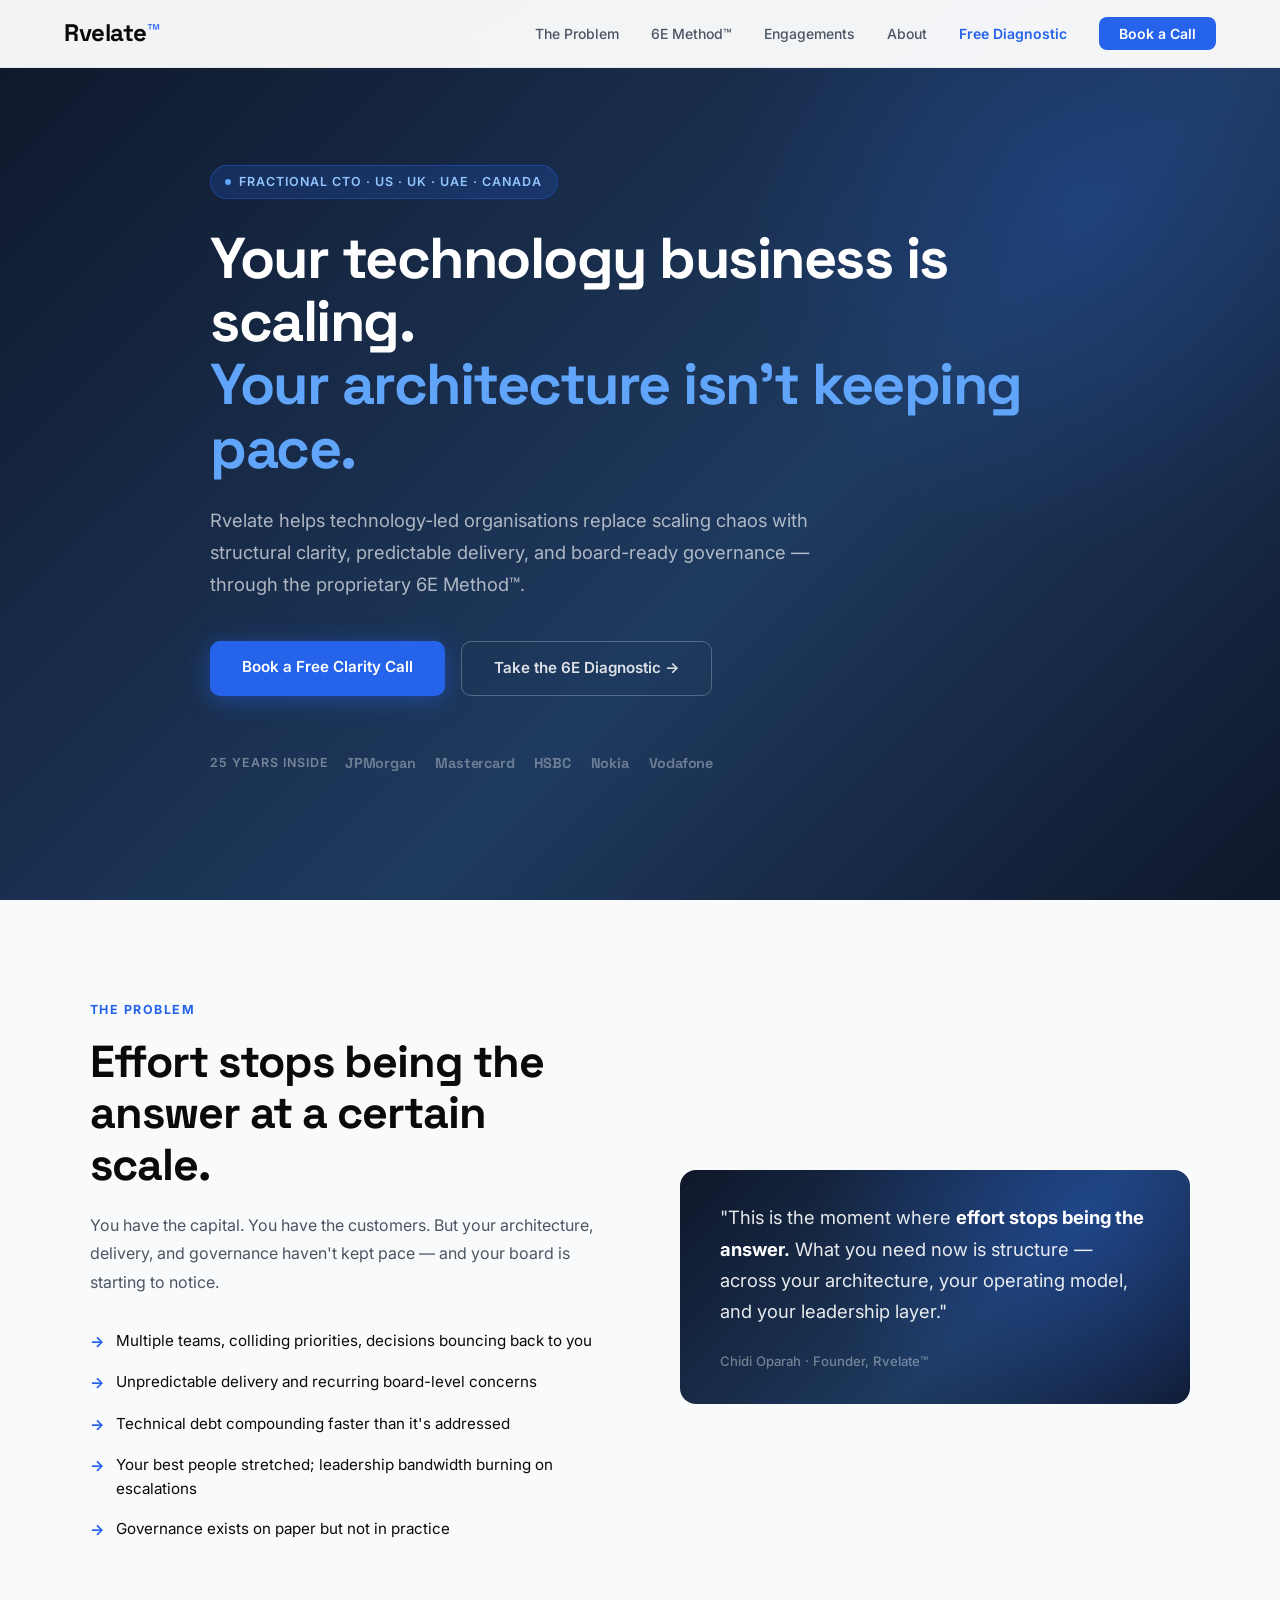
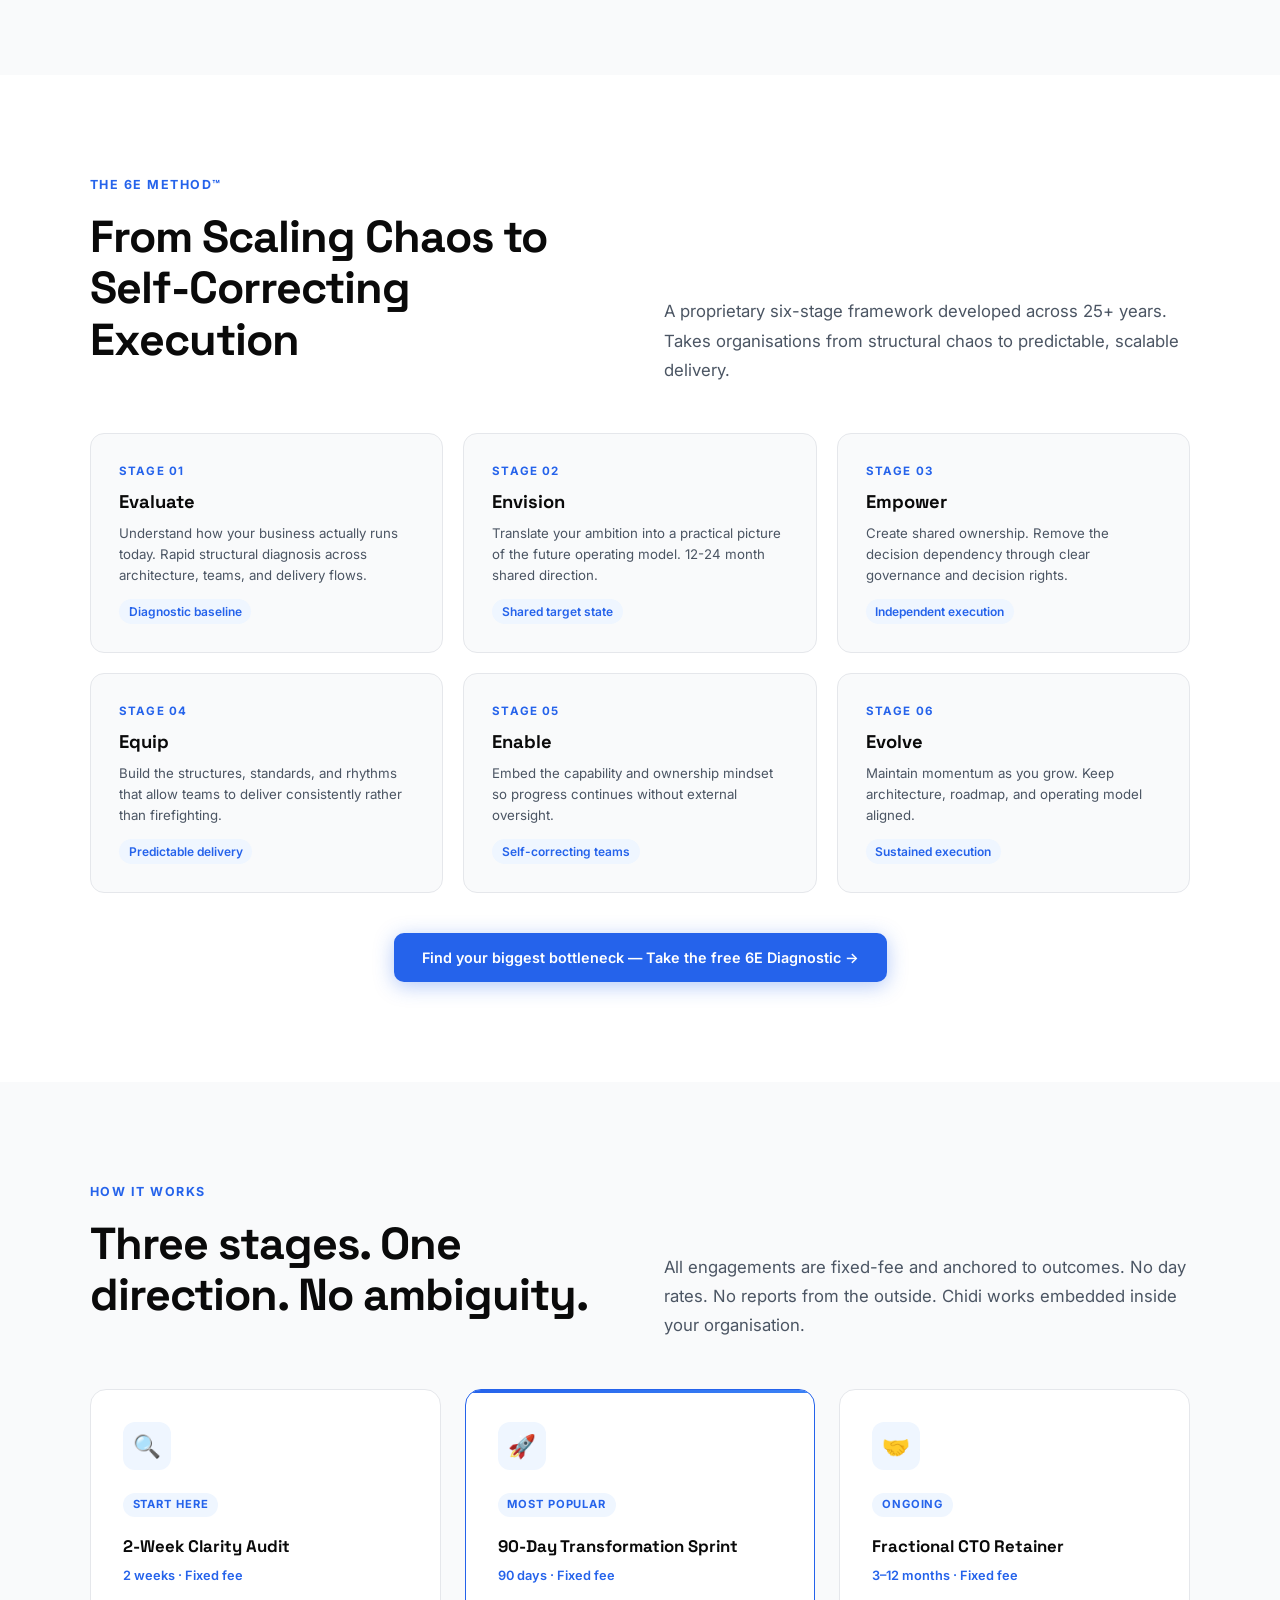
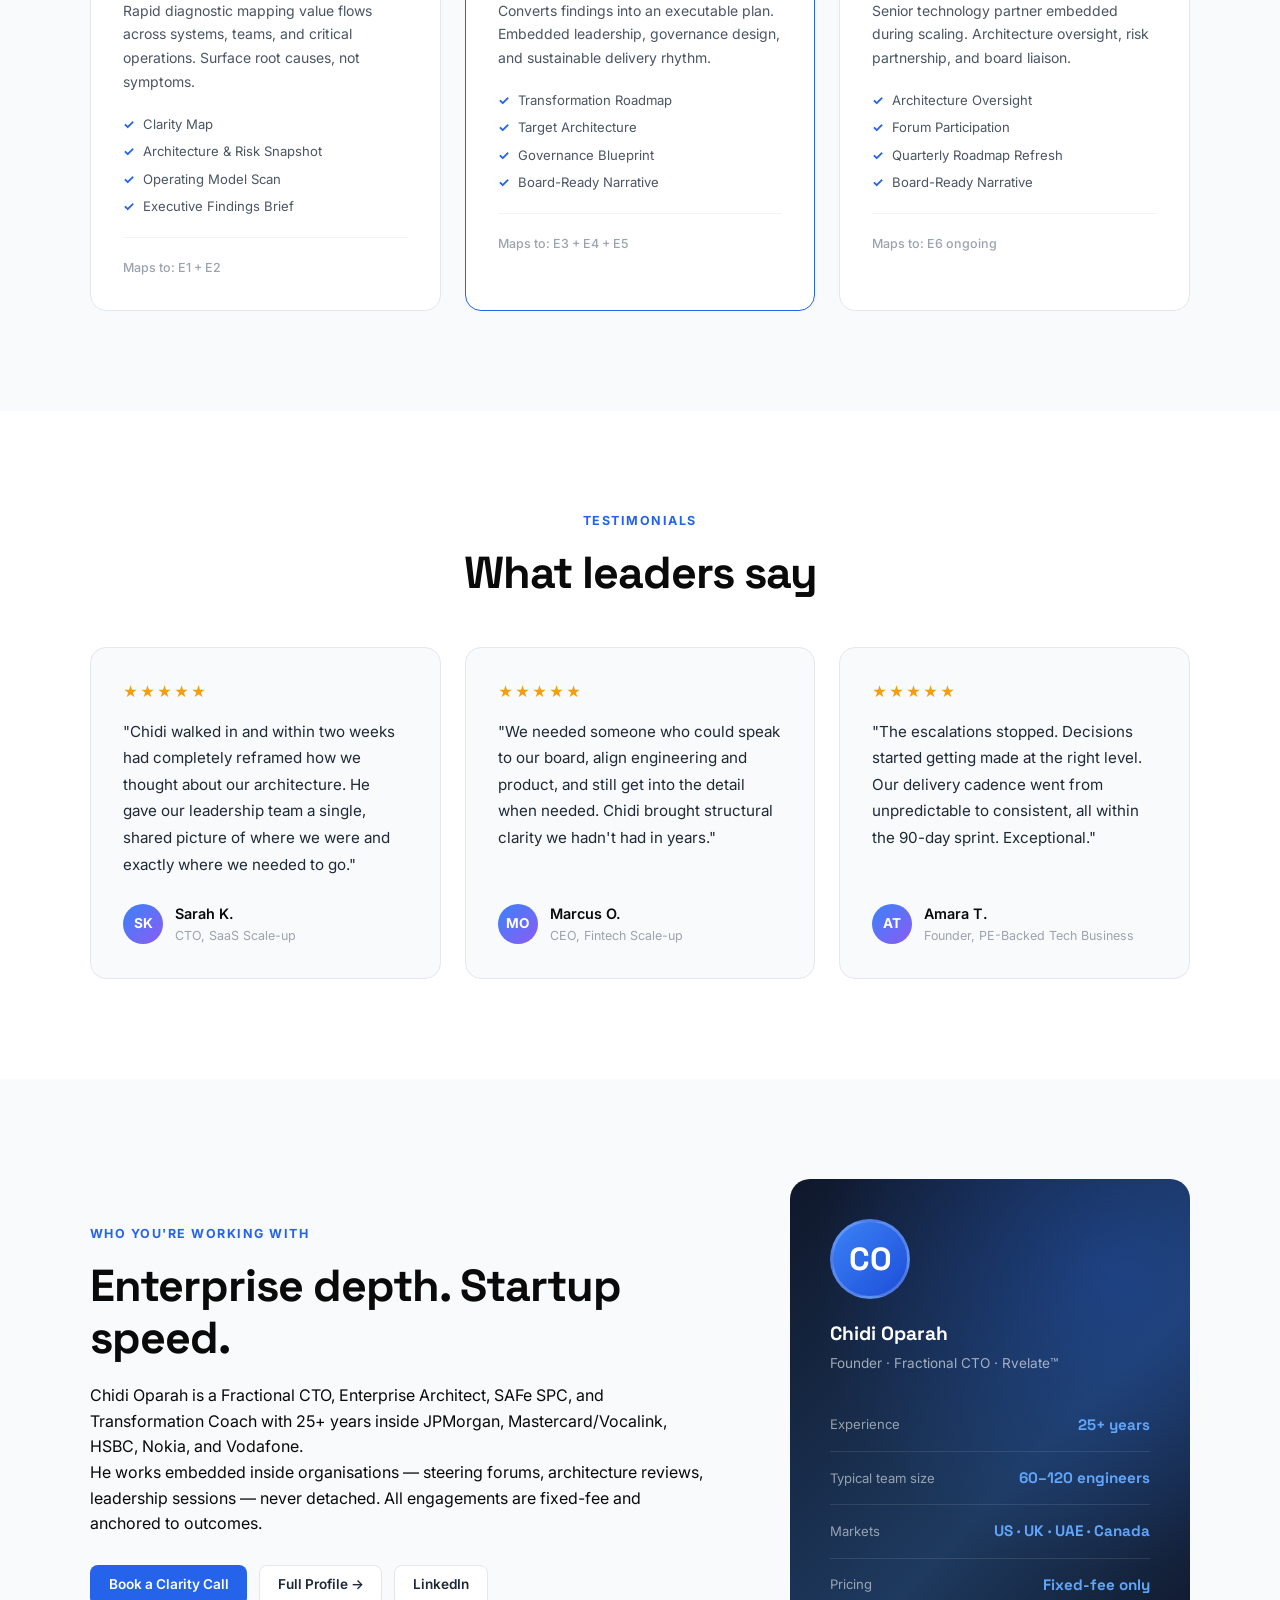
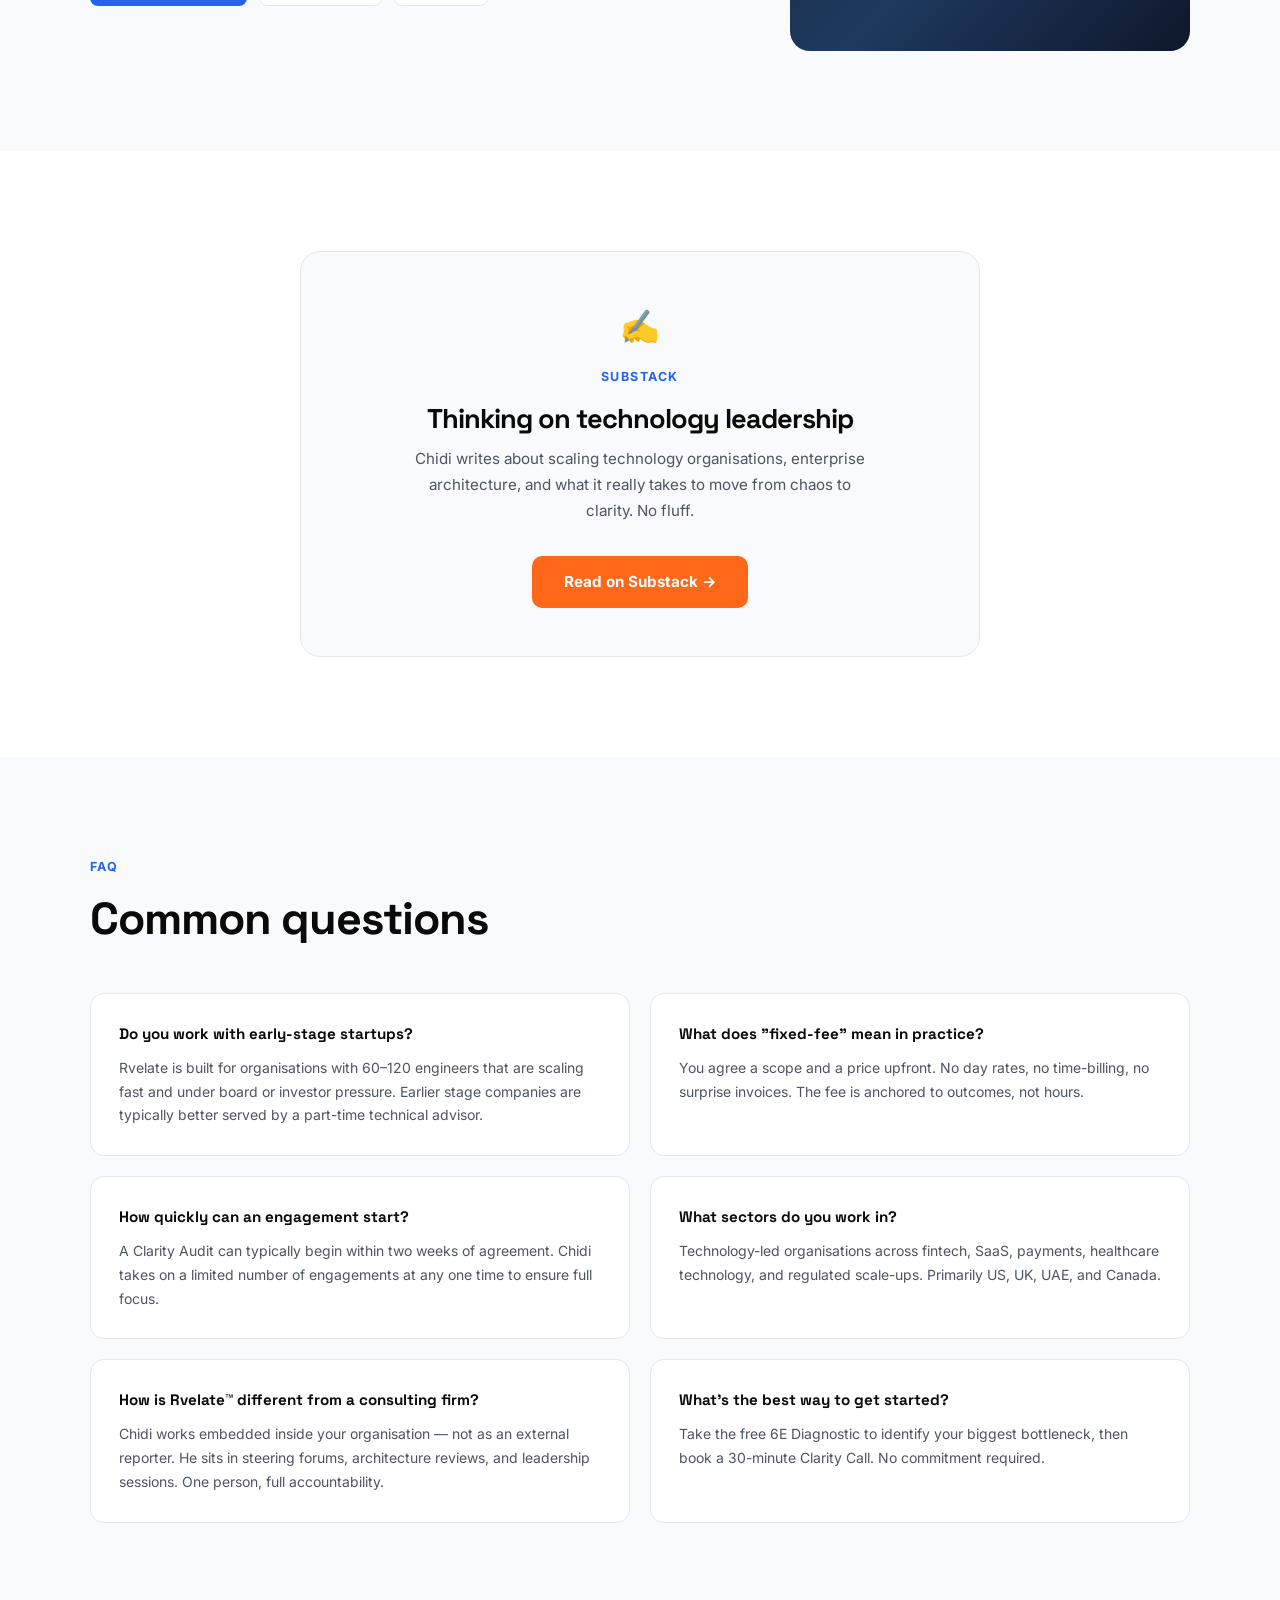
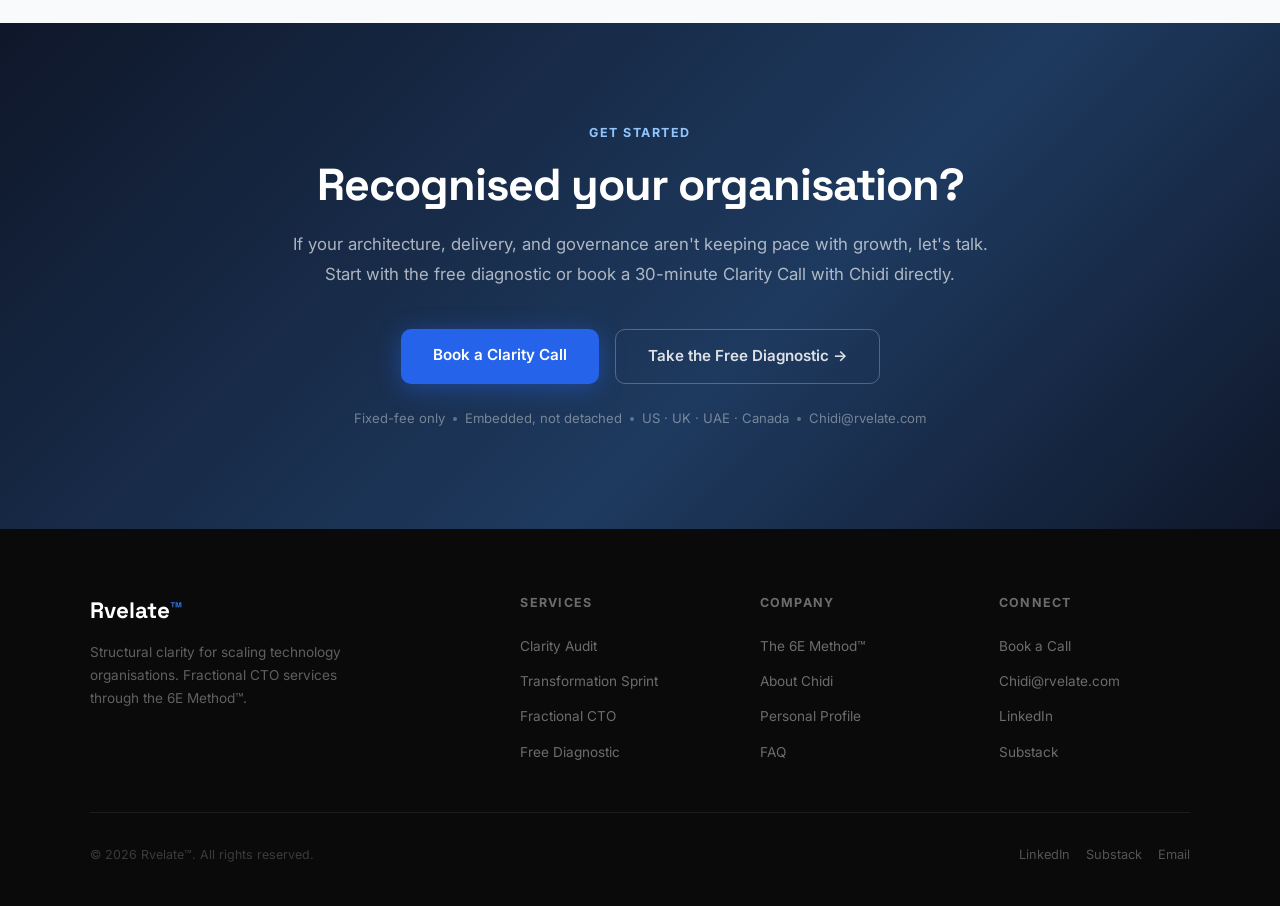
<file: index-blue.html>
<!DOCTYPE html>
<html lang="en">
<head>
  <meta charset="UTF-8" />
  <meta name="viewport" content="width=device-width, initial-scale=1.0" />
  <title>Rvelate™ | Structural Clarity for Scaling Technology Organisations</title>
  <meta name="description" content="Rvelate helps technology-led organisations replace scaling chaos with structural clarity, predictable delivery, and board-ready governance through the 6E Method™." />
  <link rel="preconnect" href="https://fonts.googleapis.com" />
  <link rel="preconnect" href="https://fonts.gstatic.com" crossorigin />
  <link href="https://fonts.googleapis.com/css2?family=Inter:wght@300;400;500;600;700;800&family=Space+Grotesk:wght@400;500;600;700&display=swap" rel="stylesheet" />
  <style>
    *, *::before, *::after { box-sizing: border-box; margin: 0; padding: 0; }
    :root {
      --black: #0a0a0a; --white: #ffffff;
      --gray-50: #f9fafb; --gray-100: #f3f4f6; --gray-200: #e5e7eb;
      --gray-400: #9ca3af; --gray-600: #4b5563; --gray-800: #1f2937;
      --accent: #2563eb; --accent-light: #3b82f6; --accent-faint: #eff6ff;
      --gradient: linear-gradient(135deg, #0f172a 0%, #1e3a5f 60%, #0f172a 100%);
    }
    html { scroll-behavior: smooth; }
    body { font-family: 'Inter', sans-serif; color: var(--black); background: var(--white); line-height: 1.6; -webkit-font-smoothing: antialiased; }

    /* NAV */
    nav {
      position: fixed; top: 0; left: 0; right: 0; z-index: 100;
      display: flex; align-items: center; justify-content: space-between;
      padding: 0 5%; height: 68px;
      background: rgba(255,255,255,0.95); backdrop-filter: blur(12px);
      border-bottom: 1px solid var(--gray-200); transition: box-shadow 0.3s;
    }
    nav.scrolled { box-shadow: 0 2px 20px rgba(0,0,0,0.08); }
    .nav-logo { font-family: 'Space Grotesk', sans-serif; font-weight: 700; font-size: 1.5rem; color: var(--black); text-decoration: none; letter-spacing: -0.5px; }
    .nav-logo span { color: var(--accent); }
    .nav-links { display: flex; align-items: center; gap: 2rem; list-style: none; }
    .nav-links a { font-size: 0.875rem; font-weight: 500; color: var(--gray-600); text-decoration: none; transition: color 0.2s; }
    .nav-links a:hover { color: var(--black); }
    .nav-diagnostic { color: var(--accent) !important; font-weight: 600 !important; }
    .nav-cta { background: var(--accent); color: var(--white) !important; padding: 0.5rem 1.25rem; border-radius: 8px; font-weight: 600 !important; transition: background 0.2s !important; }
    .nav-cta:hover { background: var(--accent-light) !important; }

    /* HERO */
    .hero {
      min-height: 100vh; background: var(--gradient);
      display: flex; align-items: center; padding: 120px 5% 80px;
      position: relative; overflow: hidden;
    }
    .hero::before {
      content: ''; position: absolute; width: 700px; height: 700px;
      background: radial-gradient(circle, rgba(37,99,235,0.2) 0%, transparent 70%);
      top: -150px; right: -150px; pointer-events: none;
    }
    .hero-inner { max-width: 860px; margin: 0 auto; width: 100%; position: relative; z-index: 1; }
    .hero-badge {
      display: inline-flex; align-items: center; gap: 0.5rem;
      background: rgba(37,99,235,0.2); border: 1px solid rgba(37,99,235,0.4);
      color: #93c5fd; font-size: 0.78rem; font-weight: 600; letter-spacing: 0.08em;
      text-transform: uppercase; padding: 0.35rem 0.9rem; border-radius: 999px; margin-bottom: 1.75rem;
    }
    .hero-badge::before { content: ''; width: 6px; height: 6px; background: #60a5fa; border-radius: 50%; animation: pulse 2s infinite; }
    @keyframes pulse { 0%,100%{opacity:1;transform:scale(1);} 50%{opacity:0.5;transform:scale(1.4);} }
    .hero h1 {
      font-family: 'Space Grotesk', sans-serif;
      font-size: clamp(2.4rem, 4.5vw, 3.8rem);
      font-weight: 700; line-height: 1.1; color: var(--white);
      letter-spacing: -1.5px; margin-bottom: 1.5rem;
    }
    .hero h1 em { color: #60a5fa; font-style: normal; }
    .hero-sub { font-size: 1.15rem; color: rgba(255,255,255,0.65); max-width: 620px; margin-bottom: 2.5rem; line-height: 1.75; }
    .hero-actions { display: flex; gap: 1rem; flex-wrap: wrap; margin-bottom: 3.5rem; }
    .btn-primary {
      background: var(--accent); color: var(--white);
      padding: 0.9rem 2rem; border-radius: 10px; font-weight: 600; font-size: 0.95rem;
      text-decoration: none; box-shadow: 0 4px 24px rgba(37,99,235,0.45);
      transition: background 0.2s, transform 0.15s;
    }
    .btn-primary:hover { background: var(--accent-light); transform: translateY(-2px); }
    .btn-ghost {
      background: transparent; color: rgba(255,255,255,0.85);
      padding: 0.9rem 2rem; border-radius: 10px; font-weight: 600; font-size: 0.95rem;
      text-decoration: none; border: 1px solid rgba(255,255,255,0.25);
      transition: background 0.2s, border-color 0.2s;
    }
    .btn-ghost:hover { background: rgba(255,255,255,0.08); border-color: rgba(255,255,255,0.5); }
    .hero-trust { display: flex; align-items: center; gap: 1rem; flex-wrap: wrap; }
    .hero-trust-label { font-size: 0.78rem; color: rgba(255,255,255,0.4); font-weight: 600; letter-spacing: 0.08em; text-transform: uppercase; }
    .hero-trust-logos { display: flex; align-items: center; gap: 1.25rem; flex-wrap: wrap; }
    .hero-trust-logo { font-family: 'Space Grotesk', sans-serif; font-size: 0.9rem; font-weight: 700; color: rgba(255,255,255,0.35); letter-spacing: -0.2px; }

    /* SECTIONS */
    section { padding: 100px 5%; }
    .section-inner { max-width: 1100px; margin: 0 auto; }
    .section-label { font-size: 0.78rem; font-weight: 700; letter-spacing: 0.12em; text-transform: uppercase; color: var(--accent); margin-bottom: 1rem; }
    .section-title { font-family: 'Space Grotesk', sans-serif; font-size: clamp(1.9rem, 3.5vw, 2.8rem); font-weight: 700; letter-spacing: -1px; line-height: 1.15; margin-bottom: 1.25rem; }
    .section-subtitle { font-size: 1.05rem; color: var(--gray-600); max-width: 580px; line-height: 1.75; }

    /* PROBLEM */
    #problem { background: var(--gray-50); }
    .problem-grid { display: grid; grid-template-columns: 1fr 1fr; gap: 5rem; align-items: center; }
    .problem-bullets { list-style: none; display: flex; flex-direction: column; gap: 1rem; margin: 2rem 0; }
    .problem-bullets li { display: flex; align-items: flex-start; gap: 0.75rem; font-size: 0.95rem; color: var(--gray-700); line-height: 1.6; }
    .problem-bullets li::before { content: '→'; color: var(--accent); font-weight: 700; flex-shrink: 0; margin-top: 1px; }
    .problem-callout {
      background: var(--gradient); border-radius: 16px; padding: 2rem 2.5rem;
      position: relative; overflow: hidden;
    }
    .problem-callout::before { content: ''; position: absolute; inset: 0; background: radial-gradient(circle at 80% 20%, rgba(37,99,235,0.3), transparent 60%); }
    .problem-callout-text { position: relative; z-index: 1; font-size: 1.15rem; color: rgba(255,255,255,0.9); line-height: 1.7; font-weight: 400; }
    .problem-callout-text strong { color: white; font-weight: 700; }

    /* METHOD */
    #method { background: var(--white); }
    .method-header { display: grid; grid-template-columns: 1fr 1fr; gap: 3rem; align-items: end; margin-bottom: 3rem; }
    .method-stages { display: grid; grid-template-columns: repeat(3, 1fr); gap: 1.25rem; margin-bottom: 2.5rem; }
    .method-stage {
      background: var(--gray-50); border: 1px solid var(--gray-200);
      border-radius: 14px; padding: 1.75rem;
      transition: transform 0.2s, box-shadow 0.2s, border-color 0.2s;
    }
    .method-stage:hover { transform: translateY(-3px); box-shadow: 0 12px 36px rgba(0,0,0,0.07); border-color: var(--accent); }
    .stage-num { font-size: 0.72rem; font-weight: 700; letter-spacing: 0.1em; text-transform: uppercase; color: var(--accent); margin-bottom: 0.4rem; }
    .stage-name { font-family: 'Space Grotesk', sans-serif; font-size: 1.15rem; font-weight: 700; color: var(--black); margin-bottom: 0.4rem; }
    .stage-desc { font-size: 0.83rem; color: var(--gray-600); line-height: 1.6; }
    .stage-outcome { display: inline-block; margin-top: 0.75rem; font-size: 0.75rem; font-weight: 600; color: var(--accent); background: var(--accent-faint); padding: 0.2rem 0.6rem; border-radius: 999px; }

    /* ENGAGEMENTS */
    #engagements { background: var(--gray-50); }
    .engage-header { display: grid; grid-template-columns: 1fr 1fr; gap: 3rem; align-items: end; margin-bottom: 3rem; }
    .engage-grid { display: grid; grid-template-columns: repeat(3, 1fr); gap: 1.5rem; }
    .engage-card {
      background: var(--white); border: 1px solid var(--gray-200);
      border-radius: 16px; padding: 2rem; position: relative; overflow: hidden;
      transition: transform 0.25s, box-shadow 0.25s, border-color 0.25s;
    }
    .engage-card::before { content: ''; position: absolute; top: 0; left: 0; right: 0; height: 3px; background: linear-gradient(90deg, var(--accent), var(--accent-light)); opacity: 0; transition: opacity 0.25s; }
    .engage-card:hover { transform: translateY(-4px); box-shadow: 0 16px 48px rgba(0,0,0,0.08); }
    .engage-card:hover::before { opacity: 1; }
    .engage-card.featured { border-color: var(--accent); }
    .engage-card.featured::before { opacity: 1; }
    .engage-badge { display: inline-block; background: var(--accent-faint); color: var(--accent); font-size: 0.7rem; font-weight: 700; letter-spacing: 0.08em; text-transform: uppercase; padding: 0.2rem 0.6rem; border-radius: 999px; margin-bottom: 1rem; }
    .engage-icon { width: 48px; height: 48px; background: var(--accent-faint); border-radius: 12px; display: flex; align-items: center; justify-content: center; margin-bottom: 1.25rem; font-size: 1.4rem; }
    .engage-title { font-family: 'Space Grotesk', sans-serif; font-size: 1.05rem; font-weight: 700; margin-bottom: 0.4rem; }
    .engage-duration { font-size: 0.8rem; color: var(--accent); font-weight: 600; margin-bottom: 0.75rem; }
    .engage-desc { font-size: 0.875rem; color: var(--gray-600); line-height: 1.7; margin-bottom: 1.25rem; }
    .engage-deliverables { list-style: none; display: flex; flex-direction: column; gap: 0.4rem; }
    .engage-deliverables li { font-size: 0.82rem; color: var(--gray-600); display: flex; align-items: flex-start; gap: 0.5rem; }
    .engage-deliverables li::before { content: '✓'; color: var(--accent); font-weight: 700; flex-shrink: 0; }
    .engage-note { margin-top: 1.25rem; padding-top: 1.25rem; border-top: 1px solid var(--gray-100); font-size: 0.78rem; color: var(--gray-400); font-weight: 500; }

    /* TESTIMONIALS */
    #testimonials { background: var(--white); }
    .testi-intro { text-align: center; max-width: 540px; margin: 0 auto 3rem; }
    .testi-grid { display: grid; grid-template-columns: repeat(3, 1fr); gap: 1.5rem; }
    .testi-card { background: var(--gray-50); border: 1px solid var(--gray-200); border-radius: 16px; padding: 2rem; display: flex; flex-direction: column; }
    .stars { color: #f59e0b; font-size: 0.9rem; letter-spacing: 2px; margin-bottom: 1rem; }
    .testi-text { font-size: 0.95rem; color: var(--gray-800); line-height: 1.75; flex: 1; margin-bottom: 1.5rem; }
    .testi-author { display: flex; align-items: center; gap: 0.75rem; }
    .testi-avatar { width: 40px; height: 40px; border-radius: 50%; background: linear-gradient(135deg, #3b82f6, #8b5cf6); display: flex; align-items: center; justify-content: center; font-weight: 700; font-size: 0.85rem; color: white; flex-shrink: 0; }
    .testi-name { font-weight: 600; font-size: 0.9rem; color: var(--black); }
    .testi-role { font-size: 0.78rem; color: var(--gray-400); margin-top: 1px; }

    /* ABOUT */
    #about { background: var(--gray-50); }
    .about-grid { display: grid; grid-template-columns: 1fr 400px; gap: 5rem; align-items: center; }
    .about-text p { font-size: 1rem; color: var(--gray-600); line-height: 1.8; margin-bottom: 1.25rem; }
    .about-links { display: flex; gap: 0.75rem; flex-wrap: wrap; margin-top: 1.75rem; }
    .about-link {
      display: inline-flex; align-items: center; gap: 0.5rem;
      background: var(--white); border: 1.5px solid var(--gray-200);
      color: var(--gray-800); font-size: 0.85rem; font-weight: 600;
      padding: 0.55rem 1.1rem; border-radius: 8px; text-decoration: none;
      transition: border-color 0.2s, color 0.2s;
    }
    .about-link:hover { border-color: var(--accent); color: var(--accent); }
    .about-link.primary { background: var(--accent); border-color: transparent; color: white; }
    .about-link.primary:hover { background: var(--accent-light); color: white; }
    .about-card {
      background: var(--gradient); border-radius: 20px; padding: 2.5rem;
      color: white; position: relative; overflow: hidden;
    }
    .about-card::before { content: ''; position: absolute; inset: 0; background: radial-gradient(circle at 80% 20%, rgba(37,99,235,0.3), transparent 60%); }
    .about-card-inner { position: relative; z-index: 1; }
    .about-avatar {
      width: 80px; height: 80px; border-radius: 50%; overflow: hidden;
      border: 3px solid rgba(255,255,255,0.2); margin-bottom: 1.25rem;
      background: linear-gradient(135deg, #3b82f6, #1d4ed8);
      display: flex; align-items: center; justify-content: center;
      font-family: 'Space Grotesk', sans-serif; font-size: 2rem; font-weight: 700; color: white;
    }
    .about-avatar img { width: 100%; height: 100%; object-fit: cover; }
    .about-card-name { font-family: 'Space Grotesk', sans-serif; font-weight: 700; font-size: 1.2rem; color: white; margin-bottom: 0.2rem; }
    .about-card-role { font-size: 0.85rem; color: rgba(255,255,255,0.6); margin-bottom: 1.5rem; }
    .about-stat { display: flex; justify-content: space-between; align-items: center; padding: 0.875rem 0; border-bottom: 1px solid rgba(255,255,255,0.1); }
    .about-stat:last-of-type { border-bottom: none; }
    .stat-label { font-size: 0.82rem; color: rgba(255,255,255,0.55); }
    .stat-val { font-family: 'Space Grotesk', sans-serif; font-weight: 700; font-size: 0.95rem; color: #60a5fa; }

    /* NEWSLETTER */
    #newsletter { background: var(--white); }
    .newsletter-inner {
      max-width: 680px; margin: 0 auto; text-align: center;
      background: var(--gray-50); border: 1px solid var(--gray-200);
      border-radius: 20px; padding: 3rem;
    }
    .newsletter-icon { font-size: 2rem; margin-bottom: 1rem; }
    .newsletter-inner .section-label { display: block; }
    .newsletter-inner .section-title { font-size: 1.8rem; margin-bottom: 0.75rem; }
    .newsletter-inner p { font-size: 0.95rem; color: var(--gray-600); line-height: 1.7; margin-bottom: 2rem; max-width: 460px; margin-left: auto; margin-right: auto; }
    .newsletter-btn {
      display: inline-flex; align-items: center; gap: 0.5rem;
      background: #ff6719; color: white; font-weight: 700; font-size: 0.95rem;
      padding: 0.875rem 2rem; border-radius: 10px; text-decoration: none;
      transition: opacity 0.2s, transform 0.15s;
    }
    .newsletter-btn:hover { opacity: 0.9; transform: translateY(-1px); }

    /* FAQ */
    #faq { background: var(--gray-50); }
    .faq-grid { display: grid; grid-template-columns: 1fr 1fr; gap: 1.25rem; margin-top: 3rem; }
    .faq-item { background: var(--white); border: 1px solid var(--gray-200); border-radius: 14px; padding: 1.75rem; }
    .faq-q { font-family: 'Space Grotesk', sans-serif; font-weight: 700; font-size: 0.95rem; color: var(--black); margin-bottom: 0.6rem; }
    .faq-a { font-size: 0.875rem; color: var(--gray-600); line-height: 1.7; }

    /* CTA */
    #cta { background: var(--gradient); padding: 100px 5%; }
    .cta-inner { max-width: 700px; margin: 0 auto; text-align: center; }
    .cta-inner .section-label { color: #93c5fd; }
    .cta-inner .section-title { color: white; }
    .cta-inner p { color: rgba(255,255,255,0.65); margin-bottom: 2.5rem; font-size: 1.05rem; line-height: 1.75; }
    .cta-actions { display: flex; gap: 1rem; justify-content: center; flex-wrap: wrap; }
    .cta-detail { display: flex; align-items: center; justify-content: center; gap: 0.5rem; margin-top: 1.5rem; font-size: 0.82rem; color: rgba(255,255,255,0.4); flex-wrap: wrap; }
    .cta-dot { width: 4px; height: 4px; background: rgba(255,255,255,0.3); border-radius: 50%; }

    /* FOOTER */
    footer { background: #0a0a0a; padding: 4rem 5% 2.5rem; }
    .footer-inner { max-width: 1100px; margin: 0 auto; }
    .footer-top { display: grid; grid-template-columns: 2fr 1fr 1fr 1fr; gap: 3rem; padding-bottom: 3rem; border-bottom: 1px solid rgba(255,255,255,0.08); }
    .footer-brand-desc { font-size: 0.85rem; color: rgba(255,255,255,0.35); line-height: 1.7; margin-top: 0.75rem; max-width: 280px; }
    .footer-logo { font-family: 'Space Grotesk', sans-serif; font-weight: 700; font-size: 1.4rem; color: white; text-decoration: none; }
    .footer-logo span { color: var(--accent-light); }
    .footer-col-title { font-size: 0.78rem; font-weight: 700; letter-spacing: 0.1em; text-transform: uppercase; color: rgba(255,255,255,0.4); margin-bottom: 1.25rem; }
    .footer-col-links { list-style: none; display: flex; flex-direction: column; gap: 0.6rem; }
    .footer-col-links a { font-size: 0.85rem; color: rgba(255,255,255,0.4); text-decoration: none; transition: color 0.2s; }
    .footer-col-links a:hover { color: white; }
    .footer-bottom { display: flex; align-items: center; justify-content: space-between; padding-top: 2rem; flex-wrap: wrap; gap: 1rem; }
    .footer-copy { font-size: 0.78rem; color: rgba(255,255,255,0.2); }
    .footer-social { display: flex; gap: 1rem; }
    .footer-social a { font-size: 0.8rem; color: rgba(255,255,255,0.3); text-decoration: none; transition: color 0.2s; }
    .footer-social a:hover { color: white; }

    /* RESPONSIVE */
    .hamburger { display: none; flex-direction: column; gap: 5px; cursor: pointer; background: none; border: none; padding: 4px; }
    .hamburger-bar { display: block; width: 22px; height: 2px; background: var(--black); border-radius: 2px; transition: transform 0.3s, opacity 0.3s; }
    .hamburger.open .hamburger-bar:nth-child(1) { transform: translateY(7px) rotate(45deg); }
    .hamburger.open .hamburger-bar:nth-child(2) { opacity: 0; }
    .hamburger.open .hamburger-bar:nth-child(3) { transform: translateY(-7px) rotate(-45deg); }

    @media (max-width: 900px) {
      .problem-grid, .about-grid, .method-header, .engage-header { grid-template-columns: 1fr; gap: 2.5rem; }
      .method-stages, .engage-grid, .testi-grid, .faq-grid { grid-template-columns: 1fr 1fr; }
      section { padding: 72px 5%; }
      #cta { padding: 72px 5%; }
      .footer-top { grid-template-columns: 1fr 1fr; gap: 2.5rem; }
    }
    @media (max-width: 600px) {
      .hamburger { display: flex; }
      .nav-logo { font-size: 1.3rem; }
      .nav-links {
        display: none; position: fixed; top: 68px; left: 0; right: 0;
        background: rgba(255,255,255,0.98); backdrop-filter: blur(12px);
        flex-direction: column; gap: 0; padding: 0.5rem 0 1.25rem;
        border-bottom: 1px solid var(--gray-200); box-shadow: 0 8px 32px rgba(0,0,0,0.1); z-index: 99;
      }
      .nav-links.mobile-open { display: flex; }
      .nav-links li { width: 100%; }
      .nav-links a { display: block; padding: 0.875rem 5%; font-size: 0.95rem; border-bottom: 1px solid var(--gray-100); color: var(--gray-800) !important; }
      .nav-cta { margin: 0.75rem 5% 0 !important; display: block; text-align: center; border-bottom: none !important; }
      section { padding: 52px 5%; }
      #cta { padding: 52px 5%; }
      .hero { padding: 90px 5% 52px; min-height: auto; }
      .hero h1 { font-size: 2.1rem; }
      .hero-actions { flex-direction: column; }
      .method-stages, .engage-grid, .testi-grid, .faq-grid { grid-template-columns: 1fr; }
      .cta-actions { flex-direction: column; align-items: center; }
      .footer-top { grid-template-columns: 1fr; gap: 2rem; }
      .footer-bottom { flex-direction: column; align-items: flex-start; }
    }
  </style>
</head>
<body>

  <!-- NAV -->
  <nav id="navbar">
    <a href="#" class="nav-logo">Rvelate<span>™</span></a>
    <button class="hamburger" id="hamburger" aria-label="Open navigation">
      <span class="hamburger-bar"></span>
      <span class="hamburger-bar"></span>
      <span class="hamburger-bar"></span>
    </button>
    <ul class="nav-links" id="navLinks">
      <li><a href="#problem">The Problem</a></li>
      <li><a href="#method">6E Method™</a></li>
      <li><a href="#engagements">Engagements</a></li>
      <li><a href="#about">About</a></li>
      <li><a href="https://rvelate.scoreapp.com" target="_blank" class="nav-diagnostic">Free Diagnostic</a></li>
      <li><a href="https://cal.com/rvelate/clarity-call-30" target="_blank" class="nav-cta">Book a Call</a></li>
    </ul>
  </nav>

  <!-- HERO -->
  <section class="hero" id="home">
    <div class="hero-inner">
      <div class="hero-badge">Fractional CTO · US · UK · UAE · Canada</div>
      <h1>Your technology business is scaling.<br /><em>Your architecture isn't keeping pace.</em></h1>
      <p class="hero-sub">
        Rvelate helps technology-led organisations replace scaling chaos with structural clarity, predictable delivery, and board-ready governance — through the proprietary 6E Method™.
      </p>
      <div class="hero-actions">
        <a href="https://cal.com/rvelate/clarity-call-30" target="_blank" class="btn-primary">Book a Free Clarity Call</a>
        <a href="https://rvelate.scoreapp.com" target="_blank" class="btn-ghost">Take the 6E Diagnostic →</a>
      </div>
      <div class="hero-trust">
        <span class="hero-trust-label">25 years inside</span>
        <div class="hero-trust-logos">
          <span class="hero-trust-logo">JPMorgan</span>
          <span class="hero-trust-logo">Mastercard</span>
          <span class="hero-trust-logo">HSBC</span>
          <span class="hero-trust-logo">Nokia</span>
          <span class="hero-trust-logo">Vodafone</span>
        </div>
      </div>
    </div>
  </section>

  <!-- PROBLEM -->
  <section id="problem">
    <div class="section-inner">
      <div class="problem-grid">
        <div>
          <div class="section-label">The Problem</div>
          <h2 class="section-title">Effort stops being the answer at a certain scale.</h2>
          <p style="font-size:1rem;color:var(--gray-600);line-height:1.8;margin-bottom:1.5rem;">You have the capital. You have the customers. But your architecture, delivery, and governance haven't kept pace — and your board is starting to notice.</p>
          <ul class="problem-bullets">
            <li>Multiple teams, colliding priorities, decisions bouncing back to you</li>
            <li>Unpredictable delivery and recurring board-level concerns</li>
            <li>Technical debt compounding faster than it's addressed</li>
            <li>Your best people stretched; leadership bandwidth burning on escalations</li>
            <li>Governance exists on paper but not in practice</li>
          </ul>
        </div>
        <div class="problem-callout">
          <p class="problem-callout-text">
            "This is the moment where <strong>effort stops being the answer.</strong> What you need now is structure — across your architecture, your operating model, and your leadership layer."
          </p>
          <div style="margin-top:1.5rem;font-size:0.82rem;color:rgba(255,255,255,0.4);font-weight:500;">Chidi Oparah · Founder, Rvelate™</div>
        </div>
      </div>
    </div>
  </section>

  <!-- 6E METHOD -->
  <section id="method">
    <div class="section-inner">
      <div class="method-header">
        <div>
          <div class="section-label">The 6E Method™</div>
          <h2 class="section-title">From Scaling Chaos to Self-Correcting Execution</h2>
        </div>
        <p class="section-subtitle">A proprietary six-stage framework developed across 25+ years. Takes organisations from structural chaos to predictable, scalable delivery.</p>
      </div>
      <div class="method-stages">
        <div class="method-stage">
          <div class="stage-num">Stage 01</div>
          <div class="stage-name">Evaluate</div>
          <p class="stage-desc">Understand how your business actually runs today. Rapid structural diagnosis across architecture, teams, and delivery flows.</p>
          <span class="stage-outcome">Diagnostic baseline</span>
        </div>
        <div class="method-stage">
          <div class="stage-num">Stage 02</div>
          <div class="stage-name">Envision</div>
          <p class="stage-desc">Translate your ambition into a practical picture of the future operating model. 12-24 month shared direction.</p>
          <span class="stage-outcome">Shared target state</span>
        </div>
        <div class="method-stage">
          <div class="stage-num">Stage 03</div>
          <div class="stage-name">Empower</div>
          <p class="stage-desc">Create shared ownership. Remove the decision dependency through clear governance and decision rights.</p>
          <span class="stage-outcome">Independent execution</span>
        </div>
        <div class="method-stage">
          <div class="stage-num">Stage 04</div>
          <div class="stage-name">Equip</div>
          <p class="stage-desc">Build the structures, standards, and rhythms that allow teams to deliver consistently rather than firefighting.</p>
          <span class="stage-outcome">Predictable delivery</span>
        </div>
        <div class="method-stage">
          <div class="stage-num">Stage 05</div>
          <div class="stage-name">Enable</div>
          <p class="stage-desc">Embed the capability and ownership mindset so progress continues without external oversight.</p>
          <span class="stage-outcome">Self-correcting teams</span>
        </div>
        <div class="method-stage">
          <div class="stage-num">Stage 06</div>
          <div class="stage-name">Evolve</div>
          <p class="stage-desc">Maintain momentum as you grow. Keep architecture, roadmap, and operating model aligned.</p>
          <span class="stage-outcome">Sustained execution</span>
        </div>
      </div>
      <div style="text-align:center;">
        <a href="https://rvelate.scoreapp.com" target="_blank" style="display:inline-flex;align-items:center;gap:0.5rem;background:var(--accent);color:white;font-weight:600;font-size:0.9rem;padding:0.8rem 1.75rem;border-radius:10px;text-decoration:none;box-shadow:0 4px 20px rgba(37,99,235,0.35);">Find your biggest bottleneck — Take the free 6E Diagnostic →</a>
      </div>
    </div>
  </section>

  <!-- ENGAGEMENTS -->
  <section id="engagements">
    <div class="section-inner">
      <div class="engage-header">
        <div>
          <div class="section-label">How It Works</div>
          <h2 class="section-title">Three stages. One direction. No ambiguity.</h2>
        </div>
        <p class="section-subtitle">All engagements are fixed-fee and anchored to outcomes. No day rates. No reports from the outside. Chidi works embedded inside your organisation.</p>
      </div>
      <div class="engage-grid">
        <div class="engage-card">
          <div class="engage-icon">🔍</div>
          <div class="engage-badge">Start Here</div>
          <div class="engage-title">2-Week Clarity Audit</div>
          <div class="engage-duration">2 weeks · Fixed fee</div>
          <p class="engage-desc">Rapid diagnostic mapping value flows across systems, teams, and critical operations. Surface root causes, not symptoms.</p>
          <ul class="engage-deliverables">
            <li>Clarity Map</li>
            <li>Architecture &amp; Risk Snapshot</li>
            <li>Operating Model Scan</li>
            <li>Executive Findings Brief</li>
          </ul>
          <div class="engage-note">Maps to: E1 + E2</div>
        </div>
        <div class="engage-card featured">
          <div class="engage-icon">🚀</div>
          <div class="engage-badge">Most Popular</div>
          <div class="engage-title">90-Day Transformation Sprint</div>
          <div class="engage-duration">90 days · Fixed fee</div>
          <p class="engage-desc">Converts findings into an executable plan. Embedded leadership, governance design, and sustainable delivery rhythm.</p>
          <ul class="engage-deliverables">
            <li>Transformation Roadmap</li>
            <li>Target Architecture</li>
            <li>Governance Blueprint</li>
            <li>Board-Ready Narrative</li>
          </ul>
          <div class="engage-note">Maps to: E3 + E4 + E5</div>
        </div>
        <div class="engage-card">
          <div class="engage-icon">🤝</div>
          <div class="engage-badge">Ongoing</div>
          <div class="engage-title">Fractional CTO Retainer</div>
          <div class="engage-duration">3–12 months · Fixed fee</div>
          <p class="engage-desc">Senior technology partner embedded during scaling. Architecture oversight, risk partnership, and board liaison.</p>
          <ul class="engage-deliverables">
            <li>Architecture Oversight</li>
            <li>Forum Participation</li>
            <li>Quarterly Roadmap Refresh</li>
            <li>Board-Ready Narrative</li>
          </ul>
          <div class="engage-note">Maps to: E6 ongoing</div>
        </div>
      </div>
    </div>
  </section>

  <!-- TESTIMONIALS -->
  <section id="testimonials">
    <div class="section-inner">
      <div class="testi-intro">
        <div class="section-label">Testimonials</div>
        <h2 class="section-title">What leaders say</h2>
      </div>
      <div class="testi-grid">
        <div class="testi-card">
          <div class="stars">★★★★★</div>
          <p class="testi-text">"Chidi walked in and within two weeks had completely reframed how we thought about our architecture. He gave our leadership team a single, shared picture of where we were and exactly where we needed to go."</p>
          <div class="testi-author">
            <div class="testi-avatar">SK</div>
            <div>
              <div class="testi-name">Sarah K.</div>
              <div class="testi-role">CTO, SaaS Scale-up</div>
            </div>
          </div>
        </div>
        <div class="testi-card">
          <div class="stars">★★★★★</div>
          <p class="testi-text">"We needed someone who could speak to our board, align engineering and product, and still get into the detail when needed. Chidi brought structural clarity we hadn't had in years."</p>
          <div class="testi-author">
            <div class="testi-avatar">MO</div>
            <div>
              <div class="testi-name">Marcus O.</div>
              <div class="testi-role">CEO, Fintech Scale-up</div>
            </div>
          </div>
        </div>
        <div class="testi-card">
          <div class="stars">★★★★★</div>
          <p class="testi-text">"The escalations stopped. Decisions started getting made at the right level. Our delivery cadence went from unpredictable to consistent, all within the 90-day sprint. Exceptional."</p>
          <div class="testi-author">
            <div class="testi-avatar">AT</div>
            <div>
              <div class="testi-name">Amara T.</div>
              <div class="testi-role">Founder, PE-Backed Tech Business</div>
            </div>
          </div>
        </div>
      </div>
    </div>
  </section>

  <!-- ABOUT -->
  <section id="about">
    <div class="section-inner">
      <div class="about-grid">
        <div>
          <div class="section-label">Who You're Working With</div>
          <h2 class="section-title">Enterprise depth. Startup speed.</h2>
          <p class="about-text">Chidi Oparah is a Fractional CTO, Enterprise Architect, SAFe SPC, and Transformation Coach with 25+ years inside JPMorgan, Mastercard/Vocalink, HSBC, Nokia, and Vodafone.</p>
          <p class="about-text">He works embedded inside organisations — steering forums, architecture reviews, leadership sessions — never detached. All engagements are fixed-fee and anchored to outcomes.</p>
          <div class="about-links">
            <a href="https://cal.com/rvelate/clarity-call-30" target="_blank" class="about-link primary">Book a Clarity Call</a>
            <a href="https://chidioparah.com" target="_blank" class="about-link">Full Profile →</a>
            <a href="https://linkedin.com/in/chidioparah" target="_blank" class="about-link">LinkedIn</a>
          </div>
        </div>
        <div class="about-card">
          <div class="about-card-inner">
            <div class="about-avatar">CO</div>
            <div class="about-card-name">Chidi Oparah</div>
            <div class="about-card-role">Founder · Fractional CTO · Rvelate™</div>
            <div class="about-stat">
              <span class="stat-label">Experience</span>
              <span class="stat-val">25+ years</span>
            </div>
            <div class="about-stat">
              <span class="stat-label">Typical team size</span>
              <span class="stat-val">60–120 engineers</span>
            </div>
            <div class="about-stat">
              <span class="stat-label">Markets</span>
              <span class="stat-val">US · UK · UAE · Canada</span>
            </div>
            <div class="about-stat">
              <span class="stat-label">Pricing</span>
              <span class="stat-val">Fixed-fee only</span>
            </div>
          </div>
        </div>
      </div>
    </div>
  </section>

  <!-- NEWSLETTER -->
  <section id="newsletter">
    <div class="section-inner">
      <div class="newsletter-inner">
        <div class="newsletter-icon">✍️</div>
        <span class="section-label">Substack</span>
        <h2 class="section-title" style="font-size:1.7rem;">Thinking on technology leadership</h2>
        <p>Chidi writes about scaling technology organisations, enterprise architecture, and what it really takes to move from chaos to clarity. No fluff.</p>
        <a href="https://substack.com/@chidioparah" target="_blank" class="newsletter-btn">Read on Substack →</a>
      </div>
    </div>
  </section>

  <!-- FAQ -->
  <section id="faq">
    <div class="section-inner">
      <div style="max-width:540px;margin-bottom:0;">
        <div class="section-label">FAQ</div>
        <h2 class="section-title">Common questions</h2>
      </div>
      <div class="faq-grid">
        <div class="faq-item">
          <div class="faq-q">Do you work with early-stage startups?</div>
          <p class="faq-a">Rvelate is built for organisations with 60–120 engineers that are scaling fast and under board or investor pressure. Earlier stage companies are typically better served by a part-time technical advisor.</p>
        </div>
        <div class="faq-item">
          <div class="faq-q">What does "fixed-fee" mean in practice?</div>
          <p class="faq-a">You agree a scope and a price upfront. No day rates, no time-billing, no surprise invoices. The fee is anchored to outcomes, not hours.</p>
        </div>
        <div class="faq-item">
          <div class="faq-q">How quickly can an engagement start?</div>
          <p class="faq-a">A Clarity Audit can typically begin within two weeks of agreement. Chidi takes on a limited number of engagements at any one time to ensure full focus.</p>
        </div>
        <div class="faq-item">
          <div class="faq-q">What sectors do you work in?</div>
          <p class="faq-a">Technology-led organisations across fintech, SaaS, payments, healthcare technology, and regulated scale-ups. Primarily US, UK, UAE, and Canada.</p>
        </div>
        <div class="faq-item">
          <div class="faq-q">How is Rvelate™ different from a consulting firm?</div>
          <p class="faq-a">Chidi works embedded inside your organisation — not as an external reporter. He sits in steering forums, architecture reviews, and leadership sessions. One person, full accountability.</p>
        </div>
        <div class="faq-item">
          <div class="faq-q">What's the best way to get started?</div>
          <p class="faq-a">Take the free 6E Diagnostic to identify your biggest bottleneck, then book a 30-minute Clarity Call. No commitment required.</p>
        </div>
      </div>
    </div>
  </section>

  <!-- CTA -->
  <section id="cta">
    <div class="cta-inner">
      <div class="section-label">Get Started</div>
      <h2 class="section-title" style="color:white;">Recognised your organisation?</h2>
      <p>If your architecture, delivery, and governance aren't keeping pace with growth, let's talk. Start with the free diagnostic or book a 30-minute Clarity Call with Chidi directly.</p>
      <div class="cta-actions">
        <a href="https://cal.com/rvelate/clarity-call-30" target="_blank" class="btn-primary">Book a Clarity Call</a>
        <a href="https://rvelate.scoreapp.com" target="_blank" class="btn-ghost">Take the Free Diagnostic →</a>
      </div>
      <div class="cta-detail">
        <span>Fixed-fee only</span><span class="cta-dot"></span>
        <span>Embedded, not detached</span><span class="cta-dot"></span>
        <span>US · UK · UAE · Canada</span><span class="cta-dot"></span>
        <span>Chidi@rvelate.com</span>
      </div>
    </div>
  </section>

  <!-- FOOTER -->
  <footer>
    <div class="footer-inner">
      <div class="footer-top">
        <div>
          <a href="#" class="footer-logo">Rvelate<span>™</span></a>
          <p class="footer-brand-desc">Structural clarity for scaling technology organisations. Fractional CTO services through the 6E Method™.</p>
        </div>
        <div>
          <div class="footer-col-title">Services</div>
          <ul class="footer-col-links">
            <li><a href="#engagements">Clarity Audit</a></li>
            <li><a href="#engagements">Transformation Sprint</a></li>
            <li><a href="#engagements">Fractional CTO</a></li>
            <li><a href="https://rvelate.scoreapp.com" target="_blank">Free Diagnostic</a></li>
          </ul>
        </div>
        <div>
          <div class="footer-col-title">Company</div>
          <ul class="footer-col-links">
            <li><a href="#method">The 6E Method™</a></li>
            <li><a href="#about">About Chidi</a></li>
            <li><a href="https://chidioparah.com" target="_blank">Personal Profile</a></li>
            <li><a href="#faq">FAQ</a></li>
          </ul>
        </div>
        <div>
          <div class="footer-col-title">Connect</div>
          <ul class="footer-col-links">
            <li><a href="https://cal.com/rvelate/clarity-call-30" target="_blank">Book a Call</a></li>
            <li><a href="mailto:Chidi@rvelate.com">Chidi@rvelate.com</a></li>
            <li><a href="https://linkedin.com/in/chidioparah" target="_blank">LinkedIn</a></li>
            <li><a href="https://substack.com/@chidioparah" target="_blank">Substack</a></li>
          </ul>
        </div>
      </div>
      <div class="footer-bottom">
        <div class="footer-copy">© 2026 Rvelate™. All rights reserved.</div>
        <div class="footer-social">
          <a href="https://linkedin.com/in/chidioparah" target="_blank">LinkedIn</a>
          <a href="https://substack.com/@chidioparah" target="_blank">Substack</a>
          <a href="mailto:Chidi@rvelate.com">Email</a>
        </div>
      </div>
    </div>
  </footer>

  <script>
    const navbar = document.getElementById('navbar');
    window.addEventListener('scroll', () => navbar.classList.toggle('scrolled', window.scrollY > 20));

    const hamburger = document.getElementById('hamburger');
    const navLinks = document.getElementById('navLinks');
    hamburger.addEventListener('click', () => {
      hamburger.classList.toggle('open');
      navLinks.classList.toggle('mobile-open');
    });
    navLinks.querySelectorAll('a').forEach(a => a.addEventListener('click', () => {
      hamburger.classList.remove('open');
      navLinks.classList.remove('mobile-open');
    }));
  </script>
</body>
</html>
</file>
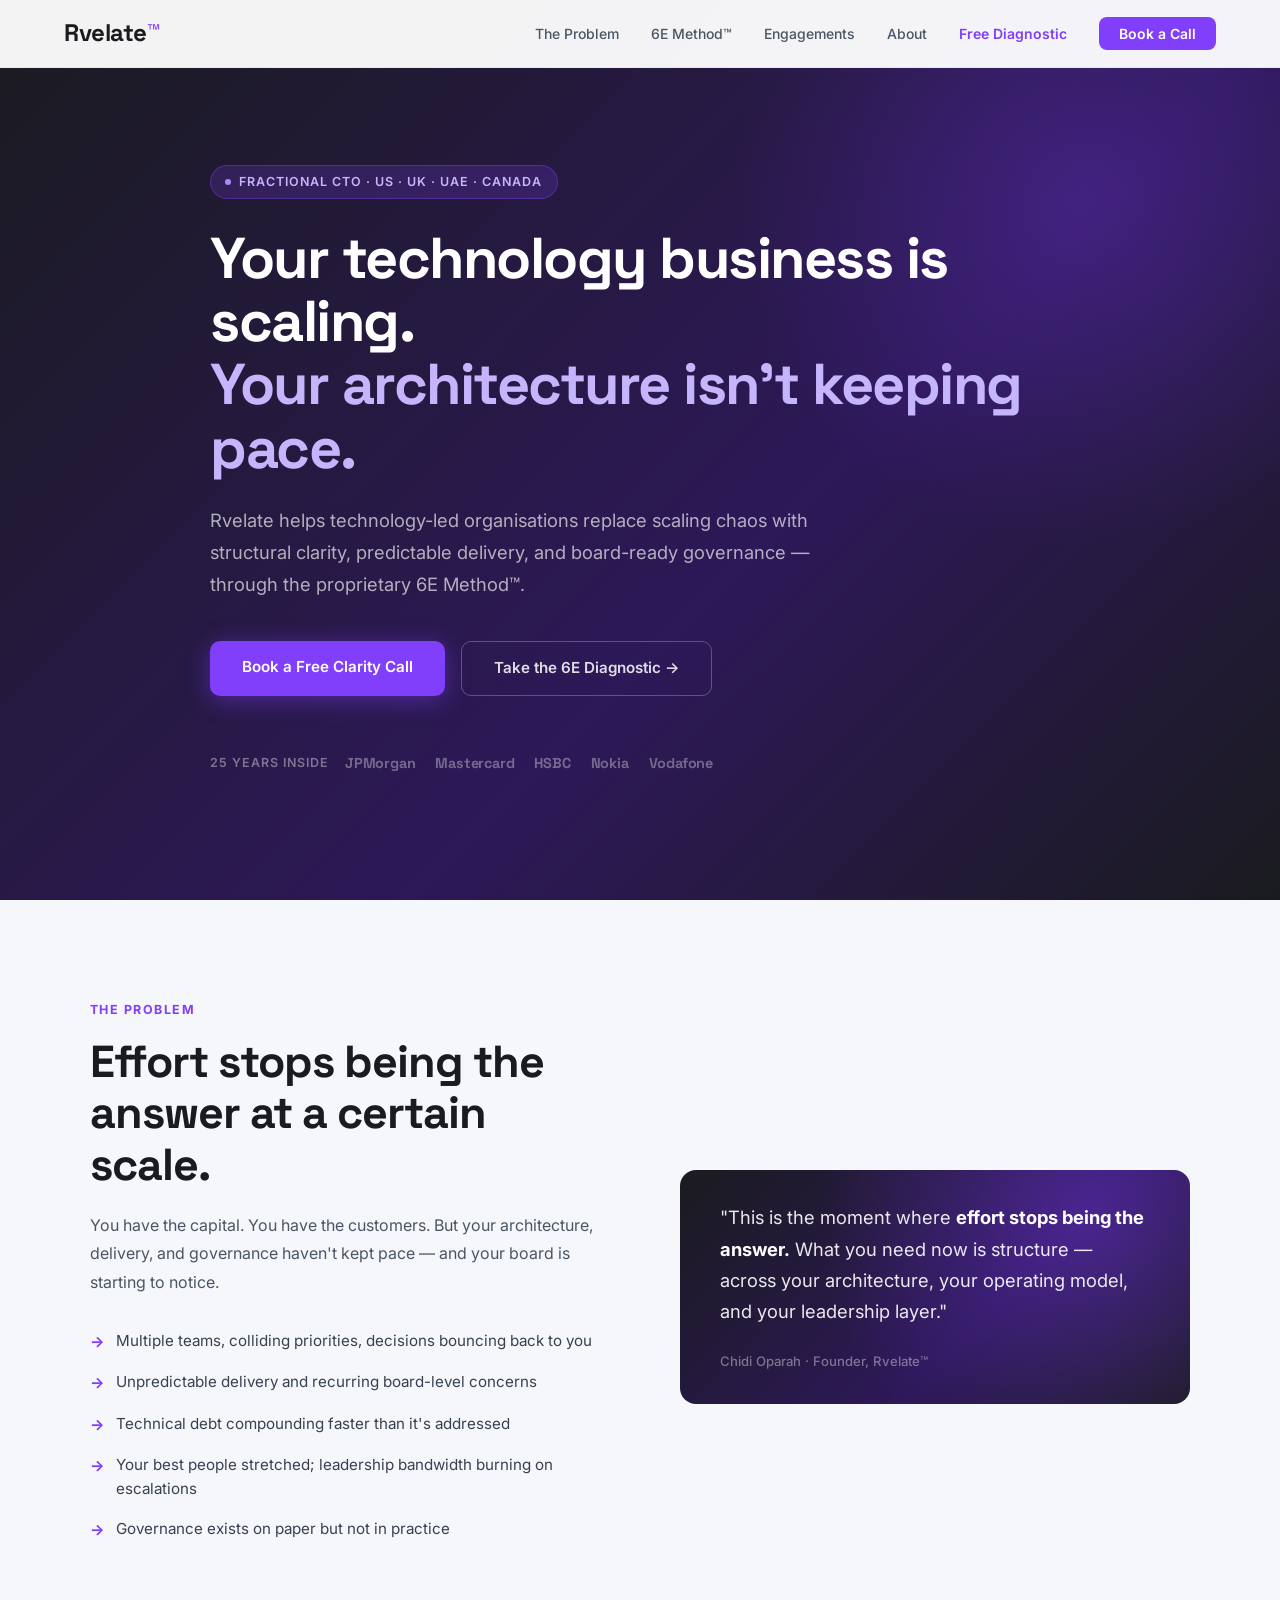
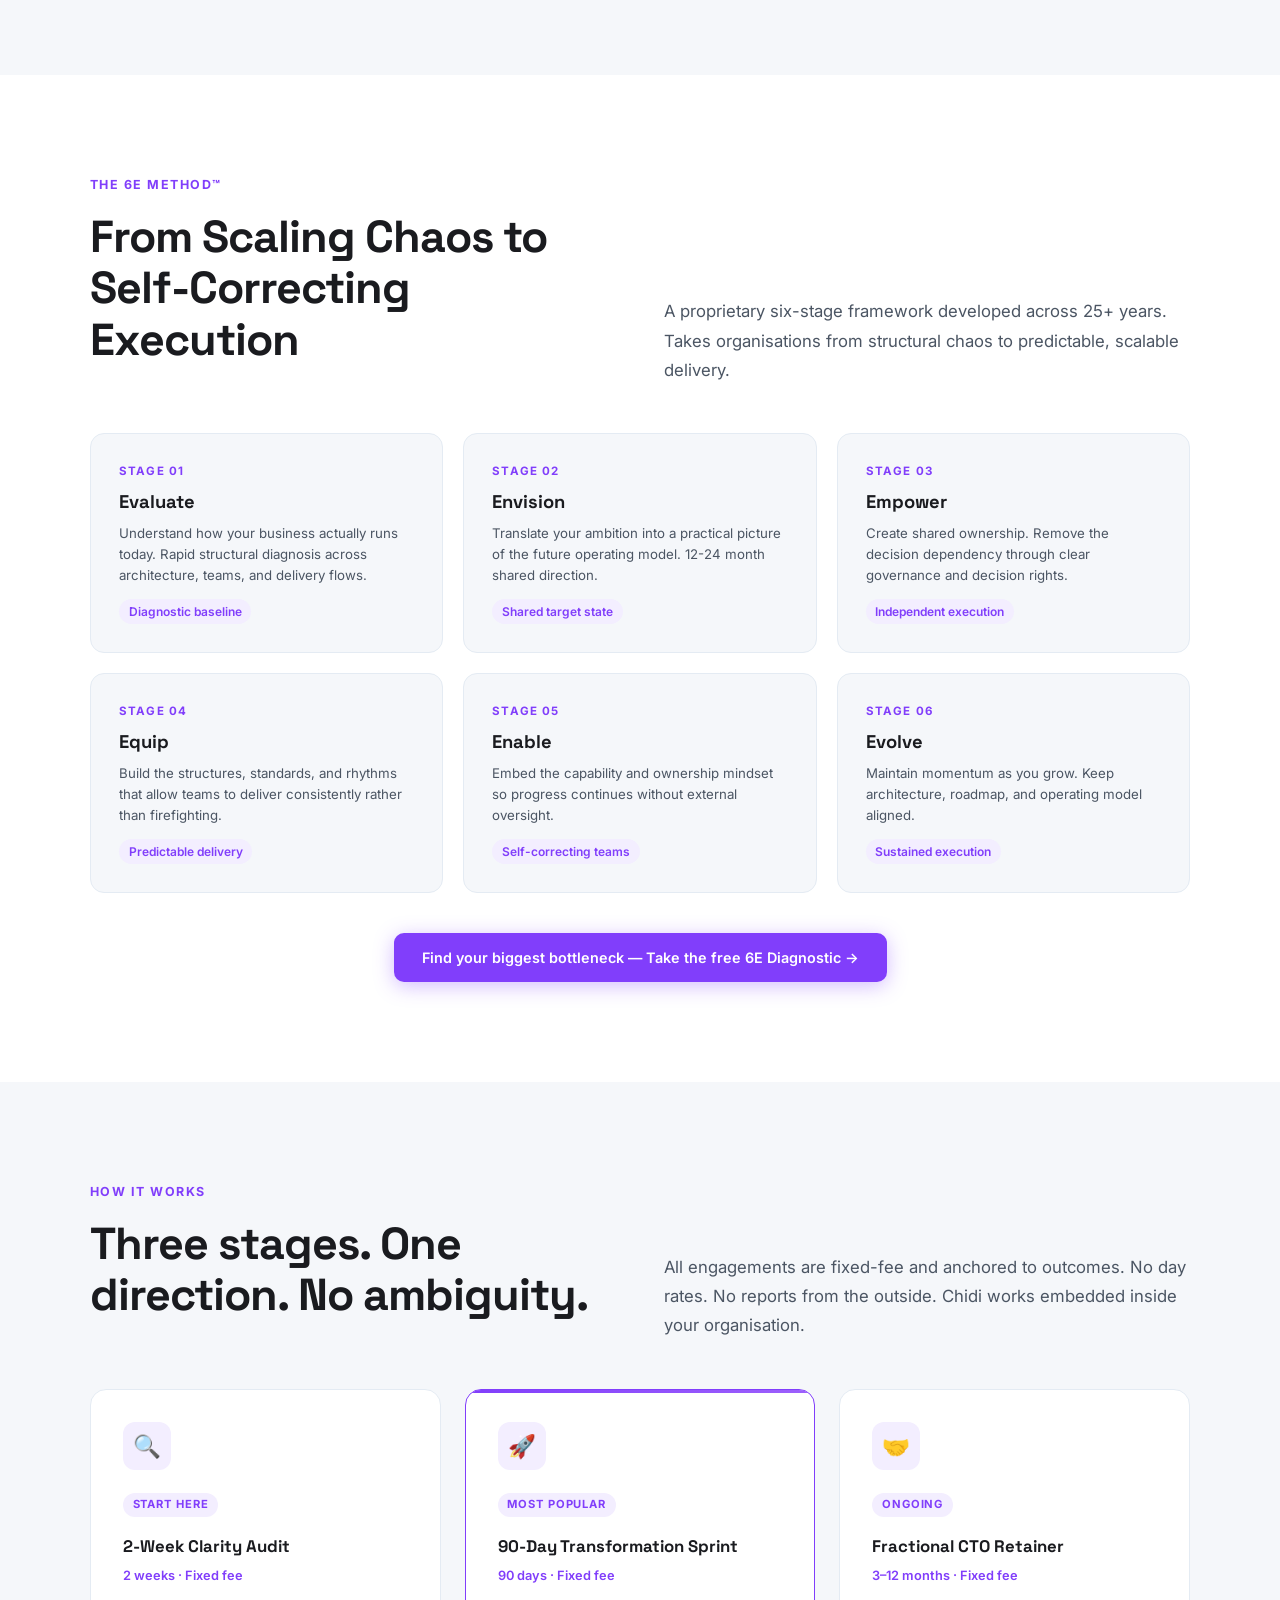
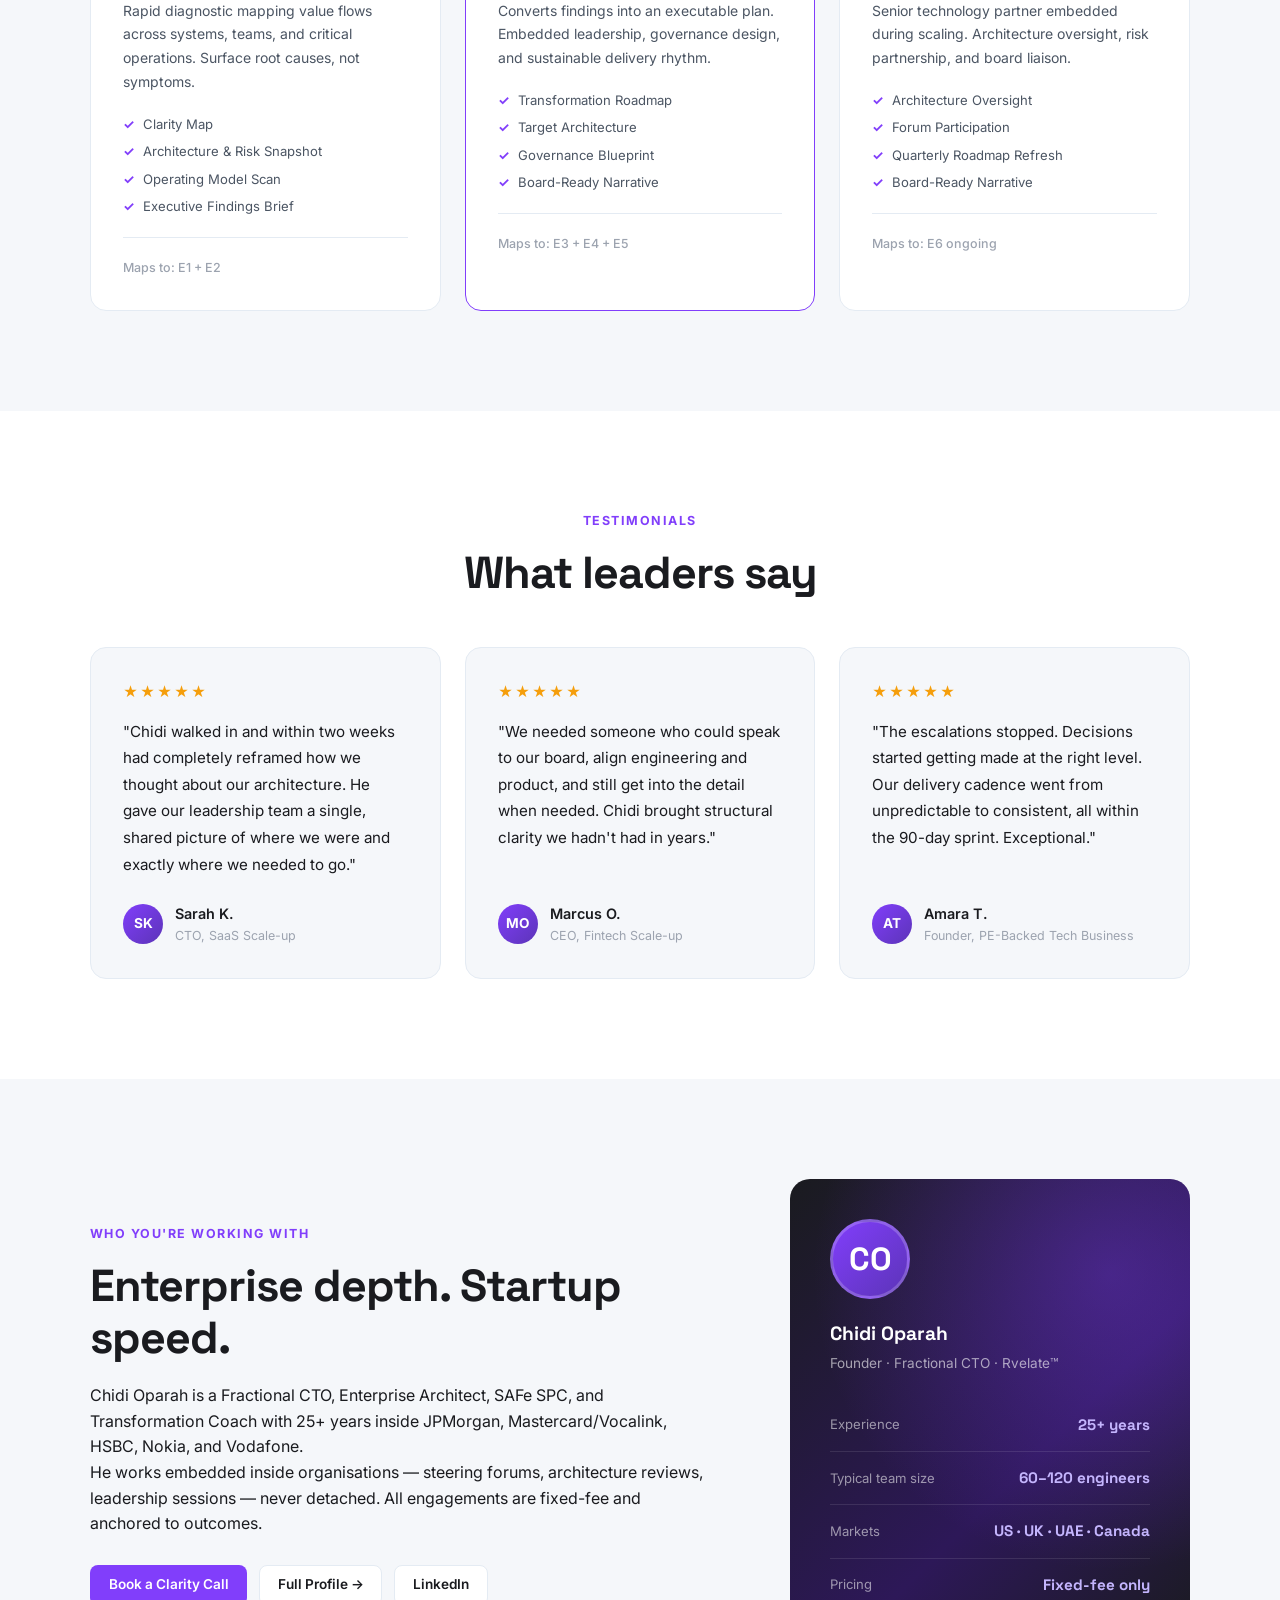
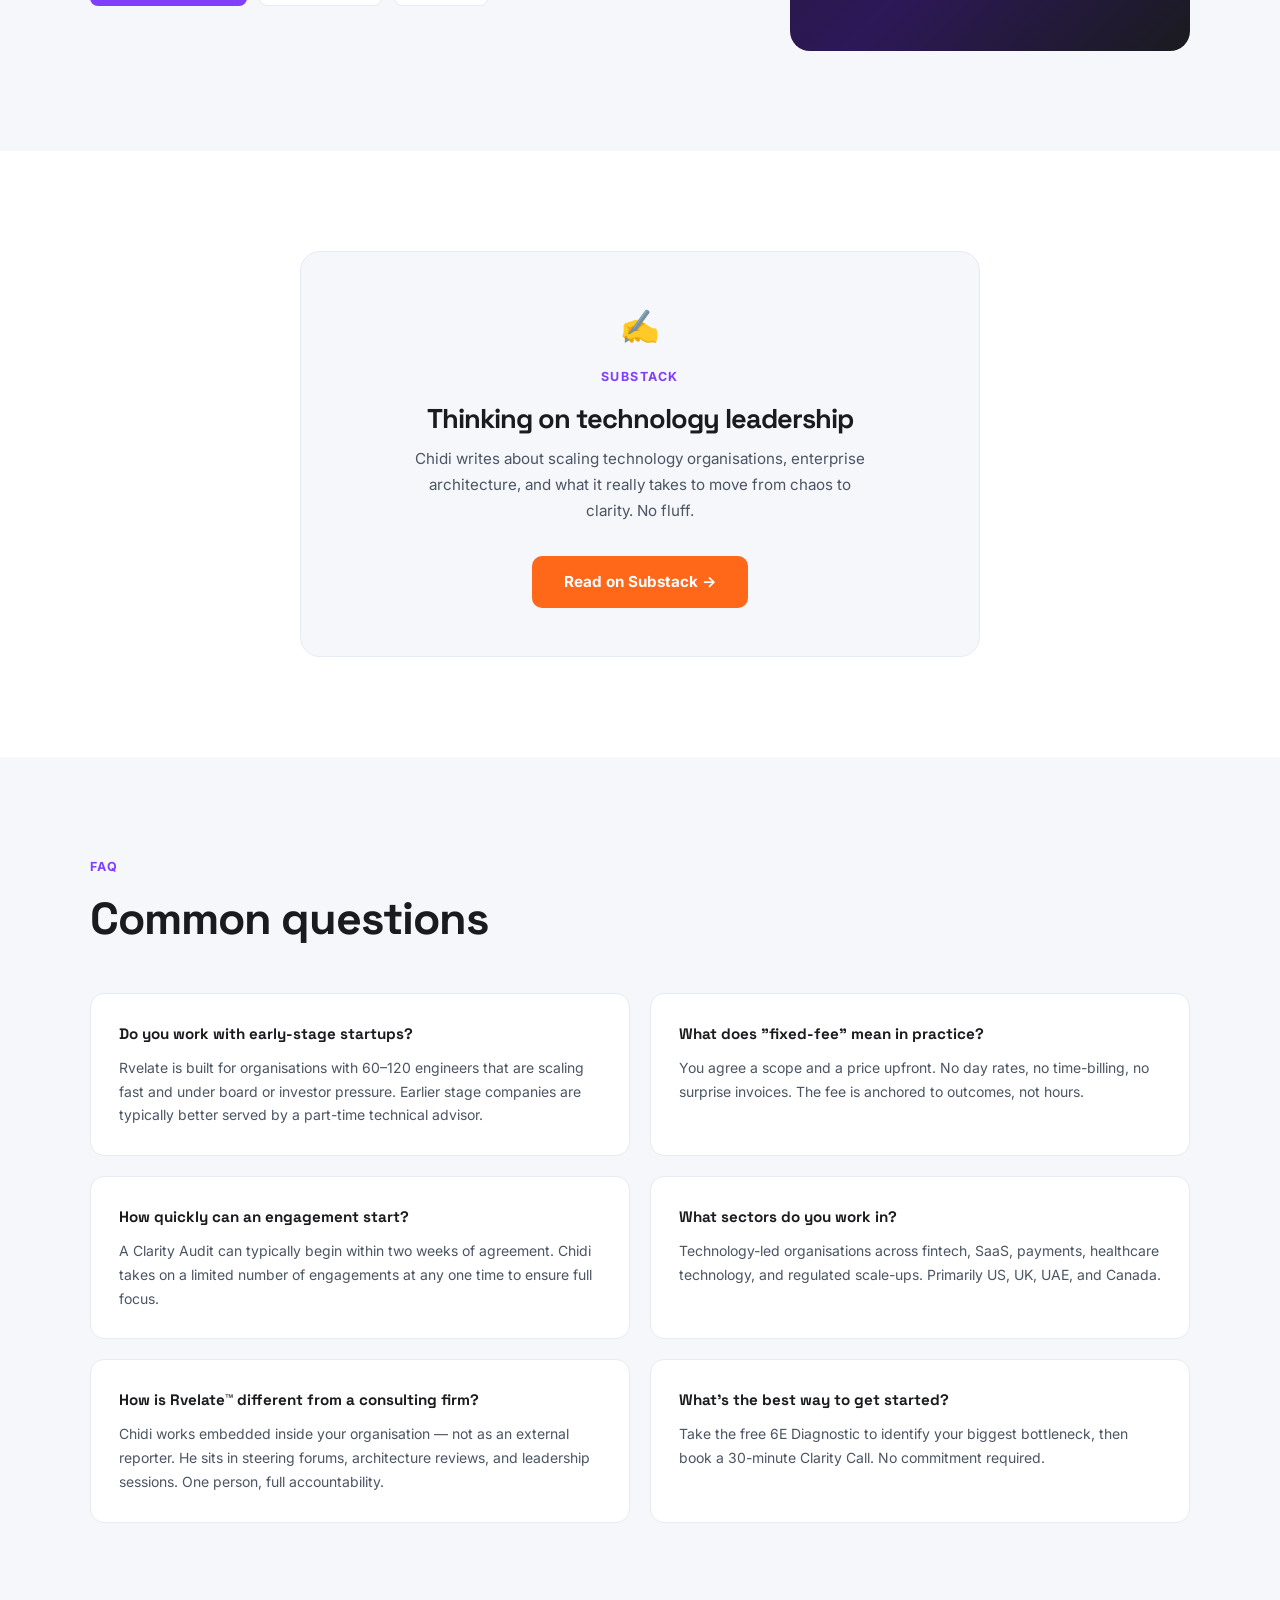
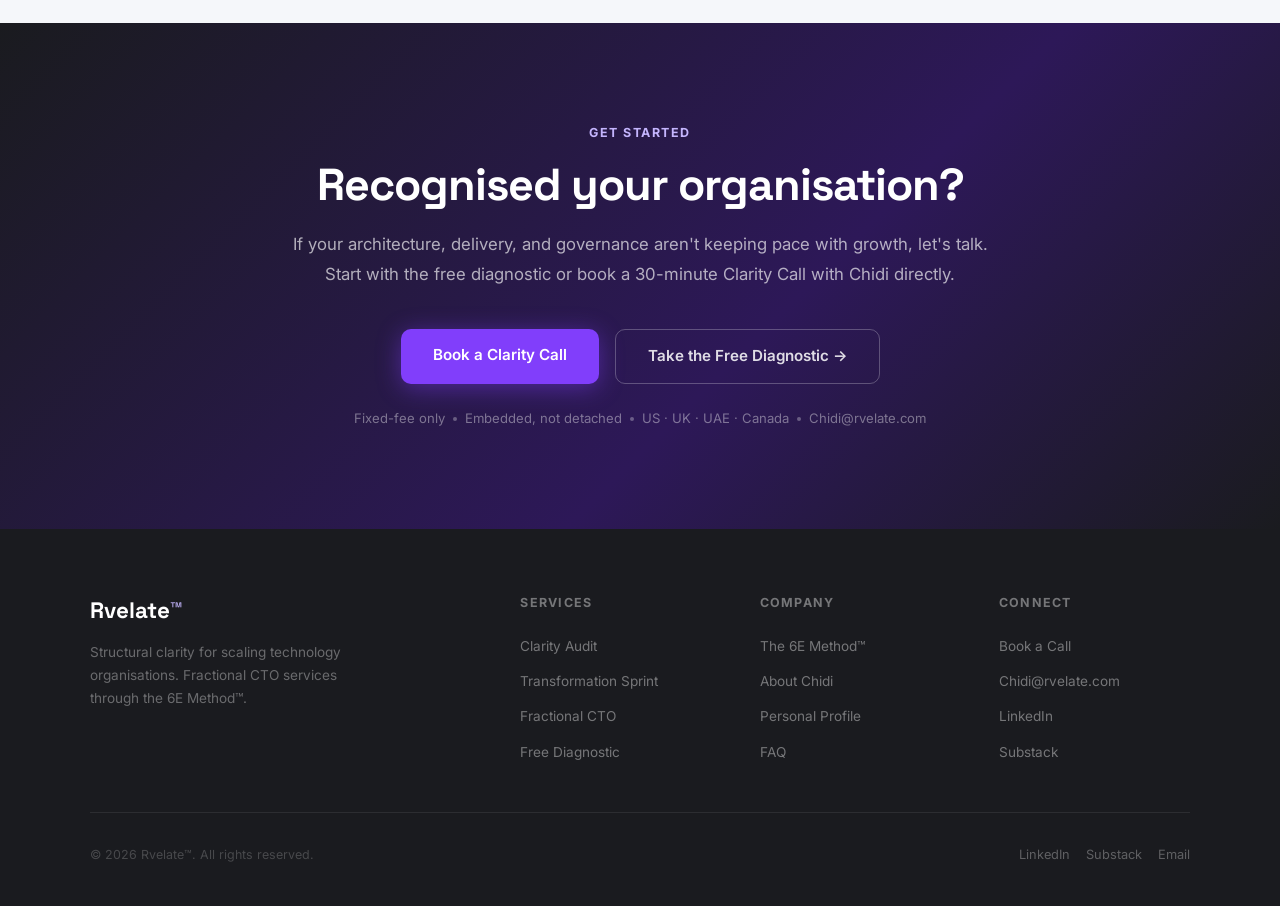
<file: index-purple.html>
<!DOCTYPE html>
<html lang="en">
<head>
  <meta charset="UTF-8" />
  <meta name="viewport" content="width=device-width, initial-scale=1.0" />
  <title>Rvelate™ | Structural Clarity for Scaling Technology Organisations</title>
  <meta name="description" content="Rvelate helps technology-led organisations replace scaling chaos with structural clarity, predictable delivery, and board-ready governance through the 6E Method™." />
  <link rel="preconnect" href="https://fonts.googleapis.com" />
  <link rel="preconnect" href="https://fonts.gstatic.com" crossorigin />
  <link href="https://fonts.googleapis.com/css2?family=Inter:wght@300;400;500;600;700;800&family=Space+Grotesk:wght@400;500;600;700&display=swap" rel="stylesheet" />
  <style>
    *, *::before, *::after { box-sizing: border-box; margin: 0; padding: 0; }
    :root {
      --black: #1a1b1f; --white: #ffffff;
      --gray-50: #f5f7fa; --gray-100: #e4ebf3; --gray-200: #e4ebf3;
      --gray-400: #9ca3af; --gray-600: #4b5563; --gray-700: #374151; --gray-800: #1a1b1f;
      --accent: #813efb; --accent-light: #9d60fc; --accent-faint: #f3eeff;
      --gradient: linear-gradient(135deg, #1a1b1f 0%, #2d1858 60%, #1a1b1f 100%);
    }
    html { scroll-behavior: smooth; }
    body { font-family: 'Inter', sans-serif; color: var(--black); background: var(--white); line-height: 1.6; -webkit-font-smoothing: antialiased; }

    /* NAV */
    nav {
      position: fixed; top: 0; left: 0; right: 0; z-index: 100;
      display: flex; align-items: center; justify-content: space-between;
      padding: 0 5%; height: 68px;
      background: rgba(255,255,255,0.95); backdrop-filter: blur(12px);
      border-bottom: 1px solid var(--gray-200); transition: box-shadow 0.3s;
    }
    nav.scrolled { box-shadow: 0 2px 20px rgba(0,0,0,0.08); }
    .nav-logo { font-family: 'Space Grotesk', sans-serif; font-weight: 700; font-size: 1.5rem; color: var(--black); text-decoration: none; letter-spacing: -0.5px; }
    .nav-logo span { color: var(--accent); }
    .nav-links { display: flex; align-items: center; gap: 2rem; list-style: none; }
    .nav-links a { font-size: 0.875rem; font-weight: 500; color: var(--gray-600); text-decoration: none; transition: color 0.2s; }
    .nav-links a:hover { color: var(--black); }
    .nav-diagnostic { color: var(--accent) !important; font-weight: 600 !important; }
    .nav-cta { background: var(--accent); color: var(--white) !important; padding: 0.5rem 1.25rem; border-radius: 8px; font-weight: 600 !important; transition: background 0.2s !important; }
    .nav-cta:hover { background: var(--accent-light) !important; }

    /* HERO */
    .hero {
      min-height: 100vh; background: var(--gradient);
      display: flex; align-items: center; padding: 120px 5% 80px;
      position: relative; overflow: hidden;
    }
    .hero::before {
      content: ''; position: absolute; width: 700px; height: 700px;
      background: radial-gradient(circle, rgba(129,62,251,0.25) 0%, transparent 70%);
      top: -150px; right: -150px; pointer-events: none;
    }
    .hero-inner { max-width: 860px; margin: 0 auto; width: 100%; position: relative; z-index: 1; }
    .hero-badge {
      display: inline-flex; align-items: center; gap: 0.5rem;
      background: rgba(129,62,251,0.2); border: 1px solid rgba(129,62,251,0.4);
      color: #c4b5fd; font-size: 0.78rem; font-weight: 600; letter-spacing: 0.08em;
      text-transform: uppercase; padding: 0.35rem 0.9rem; border-radius: 999px; margin-bottom: 1.75rem;
    }
    .hero-badge::before { content: ''; width: 6px; height: 6px; background: #a78bfa; border-radius: 50%; animation: pulse 2s infinite; }
    @keyframes pulse { 0%,100%{opacity:1;transform:scale(1);} 50%{opacity:0.5;transform:scale(1.4);} }
    .hero h1 {
      font-family: 'Space Grotesk', sans-serif;
      font-size: clamp(2.4rem, 4.5vw, 3.8rem);
      font-weight: 700; line-height: 1.1; color: var(--white);
      letter-spacing: -1.5px; margin-bottom: 1.5rem;
    }
    .hero h1 em { color: #c4b5fd; font-style: normal; }
    .hero-sub { font-size: 1.15rem; color: rgba(255,255,255,0.65); max-width: 620px; margin-bottom: 2.5rem; line-height: 1.75; }
    .hero-actions { display: flex; gap: 1rem; flex-wrap: wrap; margin-bottom: 3.5rem; }
    .btn-primary {
      background: var(--accent); color: var(--white);
      padding: 0.9rem 2rem; border-radius: 10px; font-weight: 600; font-size: 0.95rem;
      text-decoration: none; box-shadow: 0 4px 24px rgba(129,62,251,0.45);
      transition: background 0.2s, transform 0.15s;
    }
    .btn-primary:hover { background: var(--accent-light); transform: translateY(-2px); }
    .btn-ghost {
      background: transparent; color: rgba(255,255,255,0.85);
      padding: 0.9rem 2rem; border-radius: 10px; font-weight: 600; font-size: 0.95rem;
      text-decoration: none; border: 1px solid rgba(255,255,255,0.25);
      transition: background 0.2s, border-color 0.2s;
    }
    .btn-ghost:hover { background: rgba(255,255,255,0.08); border-color: rgba(255,255,255,0.5); }
    .hero-trust { display: flex; align-items: center; gap: 1rem; flex-wrap: wrap; }
    .hero-trust-label { font-size: 0.78rem; color: rgba(255,255,255,0.4); font-weight: 600; letter-spacing: 0.08em; text-transform: uppercase; }
    .hero-trust-logos { display: flex; align-items: center; gap: 1.25rem; flex-wrap: wrap; }
    .hero-trust-logo { font-family: 'Space Grotesk', sans-serif; font-size: 0.9rem; font-weight: 700; color: rgba(255,255,255,0.35); letter-spacing: -0.2px; }

    /* SECTIONS */
    section { padding: 100px 5%; }
    .section-inner { max-width: 1100px; margin: 0 auto; }
    .section-label { font-size: 0.78rem; font-weight: 700; letter-spacing: 0.12em; text-transform: uppercase; color: var(--accent); margin-bottom: 1rem; }
    .section-title { font-family: 'Space Grotesk', sans-serif; font-size: clamp(1.9rem, 3.5vw, 2.8rem); font-weight: 700; letter-spacing: -1px; line-height: 1.15; margin-bottom: 1.25rem; }
    .section-subtitle { font-size: 1.05rem; color: var(--gray-600); max-width: 580px; line-height: 1.75; }

    /* PROBLEM */
    #problem { background: var(--gray-50); }
    .problem-grid { display: grid; grid-template-columns: 1fr 1fr; gap: 5rem; align-items: center; }
    .problem-bullets { list-style: none; display: flex; flex-direction: column; gap: 1rem; margin: 2rem 0; }
    .problem-bullets li { display: flex; align-items: flex-start; gap: 0.75rem; font-size: 0.95rem; color: var(--gray-700); line-height: 1.6; }
    .problem-bullets li::before { content: '→'; color: var(--accent); font-weight: 700; flex-shrink: 0; margin-top: 1px; }
    .problem-callout {
      background: var(--gradient); border-radius: 16px; padding: 2rem 2.5rem;
      position: relative; overflow: hidden;
    }
    .problem-callout::before { content: ''; position: absolute; inset: 0; background: radial-gradient(circle at 80% 20%, rgba(129,62,251,0.35), transparent 60%); }
    .problem-callout-text { position: relative; z-index: 1; font-size: 1.15rem; color: rgba(255,255,255,0.9); line-height: 1.7; font-weight: 400; }
    .problem-callout-text strong { color: white; font-weight: 700; }

    /* METHOD */
    #method { background: var(--white); }
    .method-header { display: grid; grid-template-columns: 1fr 1fr; gap: 3rem; align-items: end; margin-bottom: 3rem; }
    .method-stages { display: grid; grid-template-columns: repeat(3, 1fr); gap: 1.25rem; margin-bottom: 2.5rem; }
    .method-stage {
      background: var(--gray-50); border: 1px solid var(--gray-200);
      border-radius: 14px; padding: 1.75rem;
      transition: transform 0.2s, box-shadow 0.2s, border-color 0.2s;
    }
    .method-stage:hover { transform: translateY(-3px); box-shadow: 0 12px 36px rgba(0,0,0,0.07); border-color: var(--accent); }
    .stage-num { font-size: 0.72rem; font-weight: 700; letter-spacing: 0.1em; text-transform: uppercase; color: var(--accent); margin-bottom: 0.4rem; }
    .stage-name { font-family: 'Space Grotesk', sans-serif; font-size: 1.15rem; font-weight: 700; color: var(--black); margin-bottom: 0.4rem; }
    .stage-desc { font-size: 0.83rem; color: var(--gray-600); line-height: 1.6; }
    .stage-outcome { display: inline-block; margin-top: 0.75rem; font-size: 0.75rem; font-weight: 600; color: var(--accent); background: var(--accent-faint); padding: 0.2rem 0.6rem; border-radius: 999px; }

    /* ENGAGEMENTS */
    #engagements { background: var(--gray-50); }
    .engage-header { display: grid; grid-template-columns: 1fr 1fr; gap: 3rem; align-items: end; margin-bottom: 3rem; }
    .engage-grid { display: grid; grid-template-columns: repeat(3, 1fr); gap: 1.5rem; }
    .engage-card {
      background: var(--white); border: 1px solid var(--gray-200);
      border-radius: 16px; padding: 2rem; position: relative; overflow: hidden;
      transition: transform 0.25s, box-shadow 0.25s, border-color 0.25s;
    }
    .engage-card::before { content: ''; position: absolute; top: 0; left: 0; right: 0; height: 3px; background: linear-gradient(90deg, var(--accent), var(--accent-light)); opacity: 0; transition: opacity 0.25s; }
    .engage-card:hover { transform: translateY(-4px); box-shadow: 0 16px 48px rgba(0,0,0,0.08); }
    .engage-card:hover::before { opacity: 1; }
    .engage-card.featured { border-color: var(--accent); }
    .engage-card.featured::before { opacity: 1; }
    .engage-badge { display: inline-block; background: var(--accent-faint); color: var(--accent); font-size: 0.7rem; font-weight: 700; letter-spacing: 0.08em; text-transform: uppercase; padding: 0.2rem 0.6rem; border-radius: 999px; margin-bottom: 1rem; }
    .engage-icon { width: 48px; height: 48px; background: var(--accent-faint); border-radius: 12px; display: flex; align-items: center; justify-content: center; margin-bottom: 1.25rem; font-size: 1.4rem; }
    .engage-title { font-family: 'Space Grotesk', sans-serif; font-size: 1.05rem; font-weight: 700; margin-bottom: 0.4rem; }
    .engage-duration { font-size: 0.8rem; color: var(--accent); font-weight: 600; margin-bottom: 0.75rem; }
    .engage-desc { font-size: 0.875rem; color: var(--gray-600); line-height: 1.7; margin-bottom: 1.25rem; }
    .engage-deliverables { list-style: none; display: flex; flex-direction: column; gap: 0.4rem; }
    .engage-deliverables li { font-size: 0.82rem; color: var(--gray-600); display: flex; align-items: flex-start; gap: 0.5rem; }
    .engage-deliverables li::before { content: '✓'; color: var(--accent); font-weight: 700; flex-shrink: 0; }
    .engage-note { margin-top: 1.25rem; padding-top: 1.25rem; border-top: 1px solid var(--gray-100); font-size: 0.78rem; color: var(--gray-400); font-weight: 500; }

    /* TESTIMONIALS */
    #testimonials { background: var(--white); }
    .testi-intro { text-align: center; max-width: 540px; margin: 0 auto 3rem; }
    .testi-grid { display: grid; grid-template-columns: repeat(3, 1fr); gap: 1.5rem; }
    .testi-card { background: var(--gray-50); border: 1px solid var(--gray-200); border-radius: 16px; padding: 2rem; display: flex; flex-direction: column; }
    .stars { color: #f59e0b; font-size: 0.9rem; letter-spacing: 2px; margin-bottom: 1rem; }
    .testi-text { font-size: 0.95rem; color: var(--gray-800); line-height: 1.75; flex: 1; margin-bottom: 1.5rem; }
    .testi-author { display: flex; align-items: center; gap: 0.75rem; }
    .testi-avatar { width: 40px; height: 40px; border-radius: 50%; background: linear-gradient(135deg, #813efb, #5c34b8); display: flex; align-items: center; justify-content: center; font-weight: 700; font-size: 0.85rem; color: white; flex-shrink: 0; }
    .testi-name { font-weight: 600; font-size: 0.9rem; color: var(--black); }
    .testi-role { font-size: 0.78rem; color: var(--gray-400); margin-top: 1px; }

    /* ABOUT */
    #about { background: var(--gray-50); }
    .about-grid { display: grid; grid-template-columns: 1fr 400px; gap: 5rem; align-items: center; }
    .about-text p { font-size: 1rem; color: var(--gray-600); line-height: 1.8; margin-bottom: 1.25rem; }
    .about-links { display: flex; gap: 0.75rem; flex-wrap: wrap; margin-top: 1.75rem; }
    .about-link {
      display: inline-flex; align-items: center; gap: 0.5rem;
      background: var(--white); border: 1.5px solid var(--gray-200);
      color: var(--gray-800); font-size: 0.85rem; font-weight: 600;
      padding: 0.55rem 1.1rem; border-radius: 8px; text-decoration: none;
      transition: border-color 0.2s, color 0.2s;
    }
    .about-link:hover { border-color: var(--accent); color: var(--accent); }
    .about-link.primary { background: var(--accent); border-color: transparent; color: white; }
    .about-link.primary:hover { background: var(--accent-light); color: white; }
    .about-card {
      background: var(--gradient); border-radius: 20px; padding: 2.5rem;
      color: white; position: relative; overflow: hidden;
    }
    .about-card::before { content: ''; position: absolute; inset: 0; background: radial-gradient(circle at 80% 20%, rgba(129,62,251,0.35), transparent 60%); }
    .about-card-inner { position: relative; z-index: 1; }
    .about-avatar {
      width: 80px; height: 80px; border-radius: 50%; overflow: hidden;
      border: 3px solid rgba(255,255,255,0.2); margin-bottom: 1.25rem;
      background: linear-gradient(135deg, #813efb, #5c34b8);
      display: flex; align-items: center; justify-content: center;
      font-family: 'Space Grotesk', sans-serif; font-size: 2rem; font-weight: 700; color: white;
    }
    .about-avatar img { width: 100%; height: 100%; object-fit: cover; }
    .about-card-name { font-family: 'Space Grotesk', sans-serif; font-weight: 700; font-size: 1.2rem; color: white; margin-bottom: 0.2rem; }
    .about-card-role { font-size: 0.85rem; color: rgba(255,255,255,0.6); margin-bottom: 1.5rem; }
    .about-stat { display: flex; justify-content: space-between; align-items: center; padding: 0.875rem 0; border-bottom: 1px solid rgba(255,255,255,0.1); }
    .about-stat:last-of-type { border-bottom: none; }
    .stat-label { font-size: 0.82rem; color: rgba(255,255,255,0.55); }
    .stat-val { font-family: 'Space Grotesk', sans-serif; font-weight: 700; font-size: 0.95rem; color: #c4b5fd; }

    /* NEWSLETTER */
    #newsletter { background: var(--white); }
    .newsletter-inner {
      max-width: 680px; margin: 0 auto; text-align: center;
      background: var(--gray-50); border: 1px solid var(--gray-200);
      border-radius: 20px; padding: 3rem;
    }
    .newsletter-icon { font-size: 2rem; margin-bottom: 1rem; }
    .newsletter-inner .section-label { display: block; }
    .newsletter-inner .section-title { font-size: 1.8rem; margin-bottom: 0.75rem; }
    .newsletter-inner p { font-size: 0.95rem; color: var(--gray-600); line-height: 1.7; margin-bottom: 2rem; max-width: 460px; margin-left: auto; margin-right: auto; }
    .newsletter-btn {
      display: inline-flex; align-items: center; gap: 0.5rem;
      background: #ff6719; color: white; font-weight: 700; font-size: 0.95rem;
      padding: 0.875rem 2rem; border-radius: 10px; text-decoration: none;
      transition: opacity 0.2s, transform 0.15s;
    }
    .newsletter-btn:hover { opacity: 0.9; transform: translateY(-1px); }

    /* FAQ */
    #faq { background: var(--gray-50); }
    .faq-grid { display: grid; grid-template-columns: 1fr 1fr; gap: 1.25rem; margin-top: 3rem; }
    .faq-item { background: var(--white); border: 1px solid var(--gray-200); border-radius: 14px; padding: 1.75rem; }
    .faq-q { font-family: 'Space Grotesk', sans-serif; font-weight: 700; font-size: 0.95rem; color: var(--black); margin-bottom: 0.6rem; }
    .faq-a { font-size: 0.875rem; color: var(--gray-600); line-height: 1.7; }

    /* CTA */
    #cta { background: var(--gradient); padding: 100px 5%; }
    .cta-inner { max-width: 700px; margin: 0 auto; text-align: center; }
    .cta-inner .section-label { color: #c4b5fd; }
    .cta-inner .section-title { color: white; }
    .cta-inner p { color: rgba(255,255,255,0.65); margin-bottom: 2.5rem; font-size: 1.05rem; line-height: 1.75; }
    .cta-actions { display: flex; gap: 1rem; justify-content: center; flex-wrap: wrap; }
    .cta-detail { display: flex; align-items: center; justify-content: center; gap: 0.5rem; margin-top: 1.5rem; font-size: 0.82rem; color: rgba(255,255,255,0.4); flex-wrap: wrap; }
    .cta-dot { width: 4px; height: 4px; background: rgba(255,255,255,0.3); border-radius: 50%; }

    /* FOOTER */
    footer { background: #1a1b1f; padding: 4rem 5% 2.5rem; }
    .footer-inner { max-width: 1100px; margin: 0 auto; }
    .footer-top { display: grid; grid-template-columns: 2fr 1fr 1fr 1fr; gap: 3rem; padding-bottom: 3rem; border-bottom: 1px solid rgba(255,255,255,0.08); }
    .footer-brand-desc { font-size: 0.85rem; color: rgba(255,255,255,0.35); line-height: 1.7; margin-top: 0.75rem; max-width: 280px; }
    .footer-logo { font-family: 'Space Grotesk', sans-serif; font-weight: 700; font-size: 1.4rem; color: white; text-decoration: none; }
    .footer-logo span { color: #c4b5fd; }
    .footer-col-title { font-size: 0.78rem; font-weight: 700; letter-spacing: 0.1em; text-transform: uppercase; color: rgba(255,255,255,0.4); margin-bottom: 1.25rem; }
    .footer-col-links { list-style: none; display: flex; flex-direction: column; gap: 0.6rem; }
    .footer-col-links a { font-size: 0.85rem; color: rgba(255,255,255,0.4); text-decoration: none; transition: color 0.2s; }
    .footer-col-links a:hover { color: white; }
    .footer-bottom { display: flex; align-items: center; justify-content: space-between; padding-top: 2rem; flex-wrap: wrap; gap: 1rem; }
    .footer-copy { font-size: 0.78rem; color: rgba(255,255,255,0.2); }
    .footer-social { display: flex; gap: 1rem; }
    .footer-social a { font-size: 0.8rem; color: rgba(255,255,255,0.3); text-decoration: none; transition: color 0.2s; }
    .footer-social a:hover { color: white; }

    /* RESPONSIVE */
    .hamburger { display: none; flex-direction: column; gap: 5px; cursor: pointer; background: none; border: none; padding: 4px; }
    .hamburger-bar { display: block; width: 22px; height: 2px; background: var(--black); border-radius: 2px; transition: transform 0.3s, opacity 0.3s; }
    .hamburger.open .hamburger-bar:nth-child(1) { transform: translateY(7px) rotate(45deg); }
    .hamburger.open .hamburger-bar:nth-child(2) { opacity: 0; }
    .hamburger.open .hamburger-bar:nth-child(3) { transform: translateY(-7px) rotate(-45deg); }

    @media (max-width: 900px) {
      .problem-grid, .about-grid, .method-header, .engage-header { grid-template-columns: 1fr; gap: 2.5rem; }
      .method-stages, .engage-grid, .testi-grid, .faq-grid { grid-template-columns: 1fr 1fr; }
      section { padding: 72px 5%; }
      #cta { padding: 72px 5%; }
      .footer-top { grid-template-columns: 1fr 1fr; gap: 2.5rem; }
    }
    @media (max-width: 600px) {
      .hamburger { display: flex; }
      .nav-logo { font-size: 1.3rem; }
      .nav-links {
        display: none; position: fixed; top: 68px; left: 0; right: 0;
        background: rgba(255,255,255,0.98); backdrop-filter: blur(12px);
        flex-direction: column; gap: 0; padding: 0.5rem 0 1.25rem;
        border-bottom: 1px solid var(--gray-200); box-shadow: 0 8px 32px rgba(0,0,0,0.1); z-index: 99;
      }
      .nav-links.mobile-open { display: flex; }
      .nav-links li { width: 100%; }
      .nav-links a { display: block; padding: 0.875rem 5%; font-size: 0.95rem; border-bottom: 1px solid var(--gray-100); color: var(--gray-800) !important; }
      .nav-cta { margin: 0.75rem 5% 0 !important; display: block; text-align: center; border-bottom: none !important; }
      section { padding: 52px 5%; }
      #cta { padding: 52px 5%; }
      .hero { padding: 90px 5% 52px; min-height: auto; }
      .hero h1 { font-size: 2.1rem; }
      .hero-actions { flex-direction: column; }
      .method-stages, .engage-grid, .testi-grid, .faq-grid { grid-template-columns: 1fr; }
      .cta-actions { flex-direction: column; align-items: center; }
      .footer-top { grid-template-columns: 1fr; gap: 2rem; }
      .footer-bottom { flex-direction: column; align-items: flex-start; }
    }
  </style>
</head>
<body>

  <!-- NAV -->
  <nav id="navbar">
    <a href="#" class="nav-logo">Rvelate<span>™</span></a>
    <button class="hamburger" id="hamburger" aria-label="Open navigation">
      <span class="hamburger-bar"></span>
      <span class="hamburger-bar"></span>
      <span class="hamburger-bar"></span>
    </button>
    <ul class="nav-links" id="navLinks">
      <li><a href="#problem">The Problem</a></li>
      <li><a href="#method">6E Method™</a></li>
      <li><a href="#engagements">Engagements</a></li>
      <li><a href="#about">About</a></li>
      <li><a href="https://rvelate.scoreapp.com" target="_blank" class="nav-diagnostic">Free Diagnostic</a></li>
      <li><a href="https://cal.com/rvelate/clarity-call-30" target="_blank" class="nav-cta">Book a Call</a></li>
    </ul>
  </nav>

  <!-- HERO -->
  <section class="hero" id="home">
    <div class="hero-inner">
      <div class="hero-badge">Fractional CTO · US · UK · UAE · Canada</div>
      <h1>Your technology business is scaling.<br /><em>Your architecture isn't keeping pace.</em></h1>
      <p class="hero-sub">
        Rvelate helps technology-led organisations replace scaling chaos with structural clarity, predictable delivery, and board-ready governance — through the proprietary 6E Method™.
      </p>
      <div class="hero-actions">
        <a href="https://cal.com/rvelate/clarity-call-30" target="_blank" class="btn-primary">Book a Free Clarity Call</a>
        <a href="https://rvelate.scoreapp.com" target="_blank" class="btn-ghost">Take the 6E Diagnostic →</a>
      </div>
      <div class="hero-trust">
        <span class="hero-trust-label">25 years inside</span>
        <div class="hero-trust-logos">
          <span class="hero-trust-logo">JPMorgan</span>
          <span class="hero-trust-logo">Mastercard</span>
          <span class="hero-trust-logo">HSBC</span>
          <span class="hero-trust-logo">Nokia</span>
          <span class="hero-trust-logo">Vodafone</span>
        </div>
      </div>
    </div>
  </section>

  <!-- PROBLEM -->
  <section id="problem">
    <div class="section-inner">
      <div class="problem-grid">
        <div>
          <div class="section-label">The Problem</div>
          <h2 class="section-title">Effort stops being the answer at a certain scale.</h2>
          <p style="font-size:1rem;color:var(--gray-600);line-height:1.8;margin-bottom:1.5rem;">You have the capital. You have the customers. But your architecture, delivery, and governance haven't kept pace — and your board is starting to notice.</p>
          <ul class="problem-bullets">
            <li>Multiple teams, colliding priorities, decisions bouncing back to you</li>
            <li>Unpredictable delivery and recurring board-level concerns</li>
            <li>Technical debt compounding faster than it's addressed</li>
            <li>Your best people stretched; leadership bandwidth burning on escalations</li>
            <li>Governance exists on paper but not in practice</li>
          </ul>
        </div>
        <div class="problem-callout">
          <p class="problem-callout-text">
            "This is the moment where <strong>effort stops being the answer.</strong> What you need now is structure — across your architecture, your operating model, and your leadership layer."
          </p>
          <div style="margin-top:1.5rem;font-size:0.82rem;color:rgba(255,255,255,0.4);font-weight:500;">Chidi Oparah · Founder, Rvelate™</div>
        </div>
      </div>
    </div>
  </section>

  <!-- 6E METHOD -->
  <section id="method">
    <div class="section-inner">
      <div class="method-header">
        <div>
          <div class="section-label">The 6E Method™</div>
          <h2 class="section-title">From Scaling Chaos to Self-Correcting Execution</h2>
        </div>
        <p class="section-subtitle">A proprietary six-stage framework developed across 25+ years. Takes organisations from structural chaos to predictable, scalable delivery.</p>
      </div>
      <div class="method-stages">
        <div class="method-stage">
          <div class="stage-num">Stage 01</div>
          <div class="stage-name">Evaluate</div>
          <p class="stage-desc">Understand how your business actually runs today. Rapid structural diagnosis across architecture, teams, and delivery flows.</p>
          <span class="stage-outcome">Diagnostic baseline</span>
        </div>
        <div class="method-stage">
          <div class="stage-num">Stage 02</div>
          <div class="stage-name">Envision</div>
          <p class="stage-desc">Translate your ambition into a practical picture of the future operating model. 12-24 month shared direction.</p>
          <span class="stage-outcome">Shared target state</span>
        </div>
        <div class="method-stage">
          <div class="stage-num">Stage 03</div>
          <div class="stage-name">Empower</div>
          <p class="stage-desc">Create shared ownership. Remove the decision dependency through clear governance and decision rights.</p>
          <span class="stage-outcome">Independent execution</span>
        </div>
        <div class="method-stage">
          <div class="stage-num">Stage 04</div>
          <div class="stage-name">Equip</div>
          <p class="stage-desc">Build the structures, standards, and rhythms that allow teams to deliver consistently rather than firefighting.</p>
          <span class="stage-outcome">Predictable delivery</span>
        </div>
        <div class="method-stage">
          <div class="stage-num">Stage 05</div>
          <div class="stage-name">Enable</div>
          <p class="stage-desc">Embed the capability and ownership mindset so progress continues without external oversight.</p>
          <span class="stage-outcome">Self-correcting teams</span>
        </div>
        <div class="method-stage">
          <div class="stage-num">Stage 06</div>
          <div class="stage-name">Evolve</div>
          <p class="stage-desc">Maintain momentum as you grow. Keep architecture, roadmap, and operating model aligned.</p>
          <span class="stage-outcome">Sustained execution</span>
        </div>
      </div>
      <div style="text-align:center;">
        <a href="https://rvelate.scoreapp.com" target="_blank" style="display:inline-flex;align-items:center;gap:0.5rem;background:var(--accent);color:white;font-weight:600;font-size:0.9rem;padding:0.8rem 1.75rem;border-radius:10px;text-decoration:none;box-shadow:0 4px 20px rgba(129,62,251,0.35);">Find your biggest bottleneck — Take the free 6E Diagnostic →</a>
      </div>
    </div>
  </section>

  <!-- ENGAGEMENTS -->
  <section id="engagements">
    <div class="section-inner">
      <div class="engage-header">
        <div>
          <div class="section-label">How It Works</div>
          <h2 class="section-title">Three stages. One direction. No ambiguity.</h2>
        </div>
        <p class="section-subtitle">All engagements are fixed-fee and anchored to outcomes. No day rates. No reports from the outside. Chidi works embedded inside your organisation.</p>
      </div>
      <div class="engage-grid">
        <div class="engage-card">
          <div class="engage-icon">🔍</div>
          <div class="engage-badge">Start Here</div>
          <div class="engage-title">2-Week Clarity Audit</div>
          <div class="engage-duration">2 weeks · Fixed fee</div>
          <p class="engage-desc">Rapid diagnostic mapping value flows across systems, teams, and critical operations. Surface root causes, not symptoms.</p>
          <ul class="engage-deliverables">
            <li>Clarity Map</li>
            <li>Architecture &amp; Risk Snapshot</li>
            <li>Operating Model Scan</li>
            <li>Executive Findings Brief</li>
          </ul>
          <div class="engage-note">Maps to: E1 + E2</div>
        </div>
        <div class="engage-card featured">
          <div class="engage-icon">🚀</div>
          <div class="engage-badge">Most Popular</div>
          <div class="engage-title">90-Day Transformation Sprint</div>
          <div class="engage-duration">90 days · Fixed fee</div>
          <p class="engage-desc">Converts findings into an executable plan. Embedded leadership, governance design, and sustainable delivery rhythm.</p>
          <ul class="engage-deliverables">
            <li>Transformation Roadmap</li>
            <li>Target Architecture</li>
            <li>Governance Blueprint</li>
            <li>Board-Ready Narrative</li>
          </ul>
          <div class="engage-note">Maps to: E3 + E4 + E5</div>
        </div>
        <div class="engage-card">
          <div class="engage-icon">🤝</div>
          <div class="engage-badge">Ongoing</div>
          <div class="engage-title">Fractional CTO Retainer</div>
          <div class="engage-duration">3–12 months · Fixed fee</div>
          <p class="engage-desc">Senior technology partner embedded during scaling. Architecture oversight, risk partnership, and board liaison.</p>
          <ul class="engage-deliverables">
            <li>Architecture Oversight</li>
            <li>Forum Participation</li>
            <li>Quarterly Roadmap Refresh</li>
            <li>Board-Ready Narrative</li>
          </ul>
          <div class="engage-note">Maps to: E6 ongoing</div>
        </div>
      </div>
    </div>
  </section>

  <!-- TESTIMONIALS -->
  <section id="testimonials">
    <div class="section-inner">
      <div class="testi-intro">
        <div class="section-label">Testimonials</div>
        <h2 class="section-title">What leaders say</h2>
      </div>
      <div class="testi-grid">
        <div class="testi-card">
          <div class="stars">★★★★★</div>
          <p class="testi-text">"Chidi walked in and within two weeks had completely reframed how we thought about our architecture. He gave our leadership team a single, shared picture of where we were and exactly where we needed to go."</p>
          <div class="testi-author">
            <div class="testi-avatar">SK</div>
            <div>
              <div class="testi-name">Sarah K.</div>
              <div class="testi-role">CTO, SaaS Scale-up</div>
            </div>
          </div>
        </div>
        <div class="testi-card">
          <div class="stars">★★★★★</div>
          <p class="testi-text">"We needed someone who could speak to our board, align engineering and product, and still get into the detail when needed. Chidi brought structural clarity we hadn't had in years."</p>
          <div class="testi-author">
            <div class="testi-avatar">MO</div>
            <div>
              <div class="testi-name">Marcus O.</div>
              <div class="testi-role">CEO, Fintech Scale-up</div>
            </div>
          </div>
        </div>
        <div class="testi-card">
          <div class="stars">★★★★★</div>
          <p class="testi-text">"The escalations stopped. Decisions started getting made at the right level. Our delivery cadence went from unpredictable to consistent, all within the 90-day sprint. Exceptional."</p>
          <div class="testi-author">
            <div class="testi-avatar">AT</div>
            <div>
              <div class="testi-name">Amara T.</div>
              <div class="testi-role">Founder, PE-Backed Tech Business</div>
            </div>
          </div>
        </div>
      </div>
    </div>
  </section>

  <!-- ABOUT -->
  <section id="about">
    <div class="section-inner">
      <div class="about-grid">
        <div>
          <div class="section-label">Who You're Working With</div>
          <h2 class="section-title">Enterprise depth. Startup speed.</h2>
          <p class="about-text">Chidi Oparah is a Fractional CTO, Enterprise Architect, SAFe SPC, and Transformation Coach with 25+ years inside JPMorgan, Mastercard/Vocalink, HSBC, Nokia, and Vodafone.</p>
          <p class="about-text">He works embedded inside organisations — steering forums, architecture reviews, leadership sessions — never detached. All engagements are fixed-fee and anchored to outcomes.</p>
          <div class="about-links">
            <a href="https://cal.com/rvelate/clarity-call-30" target="_blank" class="about-link primary">Book a Clarity Call</a>
            <a href="https://chidioparah.com" target="_blank" class="about-link">Full Profile →</a>
            <a href="https://linkedin.com/in/chidioparah" target="_blank" class="about-link">LinkedIn</a>
          </div>
        </div>
        <div class="about-card">
          <div class="about-card-inner">
            <div class="about-avatar">CO</div>
            <div class="about-card-name">Chidi Oparah</div>
            <div class="about-card-role">Founder · Fractional CTO · Rvelate™</div>
            <div class="about-stat">
              <span class="stat-label">Experience</span>
              <span class="stat-val">25+ years</span>
            </div>
            <div class="about-stat">
              <span class="stat-label">Typical team size</span>
              <span class="stat-val">60–120 engineers</span>
            </div>
            <div class="about-stat">
              <span class="stat-label">Markets</span>
              <span class="stat-val">US · UK · UAE · Canada</span>
            </div>
            <div class="about-stat">
              <span class="stat-label">Pricing</span>
              <span class="stat-val">Fixed-fee only</span>
            </div>
          </div>
        </div>
      </div>
    </div>
  </section>

  <!-- NEWSLETTER -->
  <section id="newsletter">
    <div class="section-inner">
      <div class="newsletter-inner">
        <div class="newsletter-icon">✍️</div>
        <span class="section-label">Substack</span>
        <h2 class="section-title" style="font-size:1.7rem;">Thinking on technology leadership</h2>
        <p>Chidi writes about scaling technology organisations, enterprise architecture, and what it really takes to move from chaos to clarity. No fluff.</p>
        <a href="https://substack.com/@chidioparah" target="_blank" class="newsletter-btn">Read on Substack →</a>
      </div>
    </div>
  </section>

  <!-- FAQ -->
  <section id="faq">
    <div class="section-inner">
      <div style="max-width:540px;margin-bottom:0;">
        <div class="section-label">FAQ</div>
        <h2 class="section-title">Common questions</h2>
      </div>
      <div class="faq-grid">
        <div class="faq-item">
          <div class="faq-q">Do you work with early-stage startups?</div>
          <p class="faq-a">Rvelate is built for organisations with 60–120 engineers that are scaling fast and under board or investor pressure. Earlier stage companies are typically better served by a part-time technical advisor.</p>
        </div>
        <div class="faq-item">
          <div class="faq-q">What does "fixed-fee" mean in practice?</div>
          <p class="faq-a">You agree a scope and a price upfront. No day rates, no time-billing, no surprise invoices. The fee is anchored to outcomes, not hours.</p>
        </div>
        <div class="faq-item">
          <div class="faq-q">How quickly can an engagement start?</div>
          <p class="faq-a">A Clarity Audit can typically begin within two weeks of agreement. Chidi takes on a limited number of engagements at any one time to ensure full focus.</p>
        </div>
        <div class="faq-item">
          <div class="faq-q">What sectors do you work in?</div>
          <p class="faq-a">Technology-led organisations across fintech, SaaS, payments, healthcare technology, and regulated scale-ups. Primarily US, UK, UAE, and Canada.</p>
        </div>
        <div class="faq-item">
          <div class="faq-q">How is Rvelate™ different from a consulting firm?</div>
          <p class="faq-a">Chidi works embedded inside your organisation — not as an external reporter. He sits in steering forums, architecture reviews, and leadership sessions. One person, full accountability.</p>
        </div>
        <div class="faq-item">
          <div class="faq-q">What's the best way to get started?</div>
          <p class="faq-a">Take the free 6E Diagnostic to identify your biggest bottleneck, then book a 30-minute Clarity Call. No commitment required.</p>
        </div>
      </div>
    </div>
  </section>

  <!-- CTA -->
  <section id="cta">
    <div class="cta-inner">
      <div class="section-label">Get Started</div>
      <h2 class="section-title" style="color:white;">Recognised your organisation?</h2>
      <p>If your architecture, delivery, and governance aren't keeping pace with growth, let's talk. Start with the free diagnostic or book a 30-minute Clarity Call with Chidi directly.</p>
      <div class="cta-actions">
        <a href="https://cal.com/rvelate/clarity-call-30" target="_blank" class="btn-primary">Book a Clarity Call</a>
        <a href="https://rvelate.scoreapp.com" target="_blank" class="btn-ghost">Take the Free Diagnostic →</a>
      </div>
      <div class="cta-detail">
        <span>Fixed-fee only</span><span class="cta-dot"></span>
        <span>Embedded, not detached</span><span class="cta-dot"></span>
        <span>US · UK · UAE · Canada</span><span class="cta-dot"></span>
        <span>Chidi@rvelate.com</span>
      </div>
    </div>
  </section>

  <!-- FOOTER -->
  <footer>
    <div class="footer-inner">
      <div class="footer-top">
        <div>
          <a href="#" class="footer-logo">Rvelate<span>™</span></a>
          <p class="footer-brand-desc">Structural clarity for scaling technology organisations. Fractional CTO services through the 6E Method™.</p>
        </div>
        <div>
          <div class="footer-col-title">Services</div>
          <ul class="footer-col-links">
            <li><a href="#engagements">Clarity Audit</a></li>
            <li><a href="#engagements">Transformation Sprint</a></li>
            <li><a href="#engagements">Fractional CTO</a></li>
            <li><a href="https://rvelate.scoreapp.com" target="_blank">Free Diagnostic</a></li>
          </ul>
        </div>
        <div>
          <div class="footer-col-title">Company</div>
          <ul class="footer-col-links">
            <li><a href="#method">The 6E Method™</a></li>
            <li><a href="#about">About Chidi</a></li>
            <li><a href="https://chidioparah.com" target="_blank">Personal Profile</a></li>
            <li><a href="#faq">FAQ</a></li>
          </ul>
        </div>
        <div>
          <div class="footer-col-title">Connect</div>
          <ul class="footer-col-links">
            <li><a href="https://cal.com/rvelate/clarity-call-30" target="_blank">Book a Call</a></li>
            <li><a href="mailto:Chidi@rvelate.com">Chidi@rvelate.com</a></li>
            <li><a href="https://linkedin.com/in/chidioparah" target="_blank">LinkedIn</a></li>
            <li><a href="https://substack.com/@chidioparah" target="_blank">Substack</a></li>
          </ul>
        </div>
      </div>
      <div class="footer-bottom">
        <div class="footer-copy">© 2026 Rvelate™. All rights reserved.</div>
        <div class="footer-social">
          <a href="https://linkedin.com/in/chidioparah" target="_blank">LinkedIn</a>
          <a href="https://substack.com/@chidioparah" target="_blank">Substack</a>
          <a href="mailto:Chidi@rvelate.com">Email</a>
        </div>
      </div>
    </div>
  </footer>

  <script>
    const navbar = document.getElementById('navbar');
    window.addEventListener('scroll', () => navbar.classList.toggle('scrolled', window.scrollY > 20));

    const hamburger = document.getElementById('hamburger');
    const navLinks = document.getElementById('navLinks');
    hamburger.addEventListener('click', () => {
      hamburger.classList.toggle('open');
      navLinks.classList.toggle('mobile-open');
    });
    navLinks.querySelectorAll('a').forEach(a => a.addEventListener('click', () => {
      hamburger.classList.remove('open');
      navLinks.classList.remove('mobile-open');
    }));
  </script>
</body>
</html>
</file>
